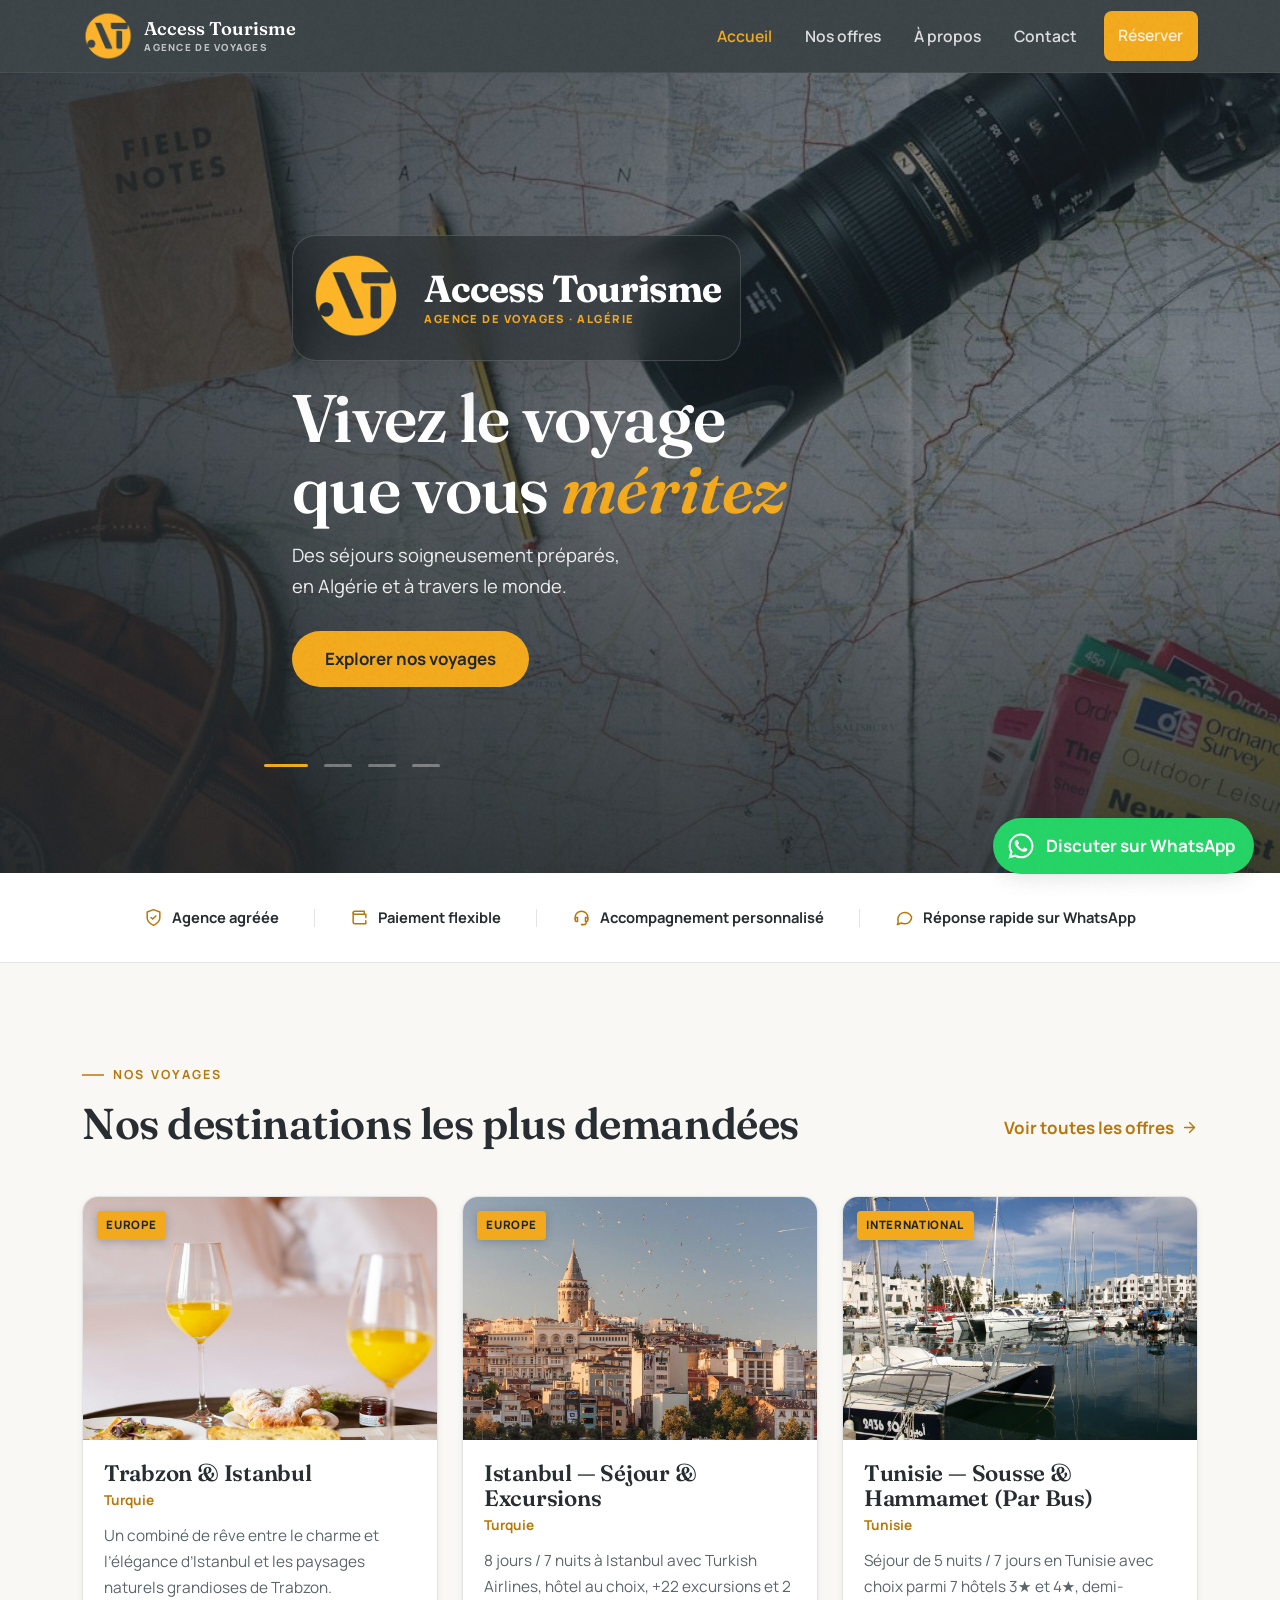
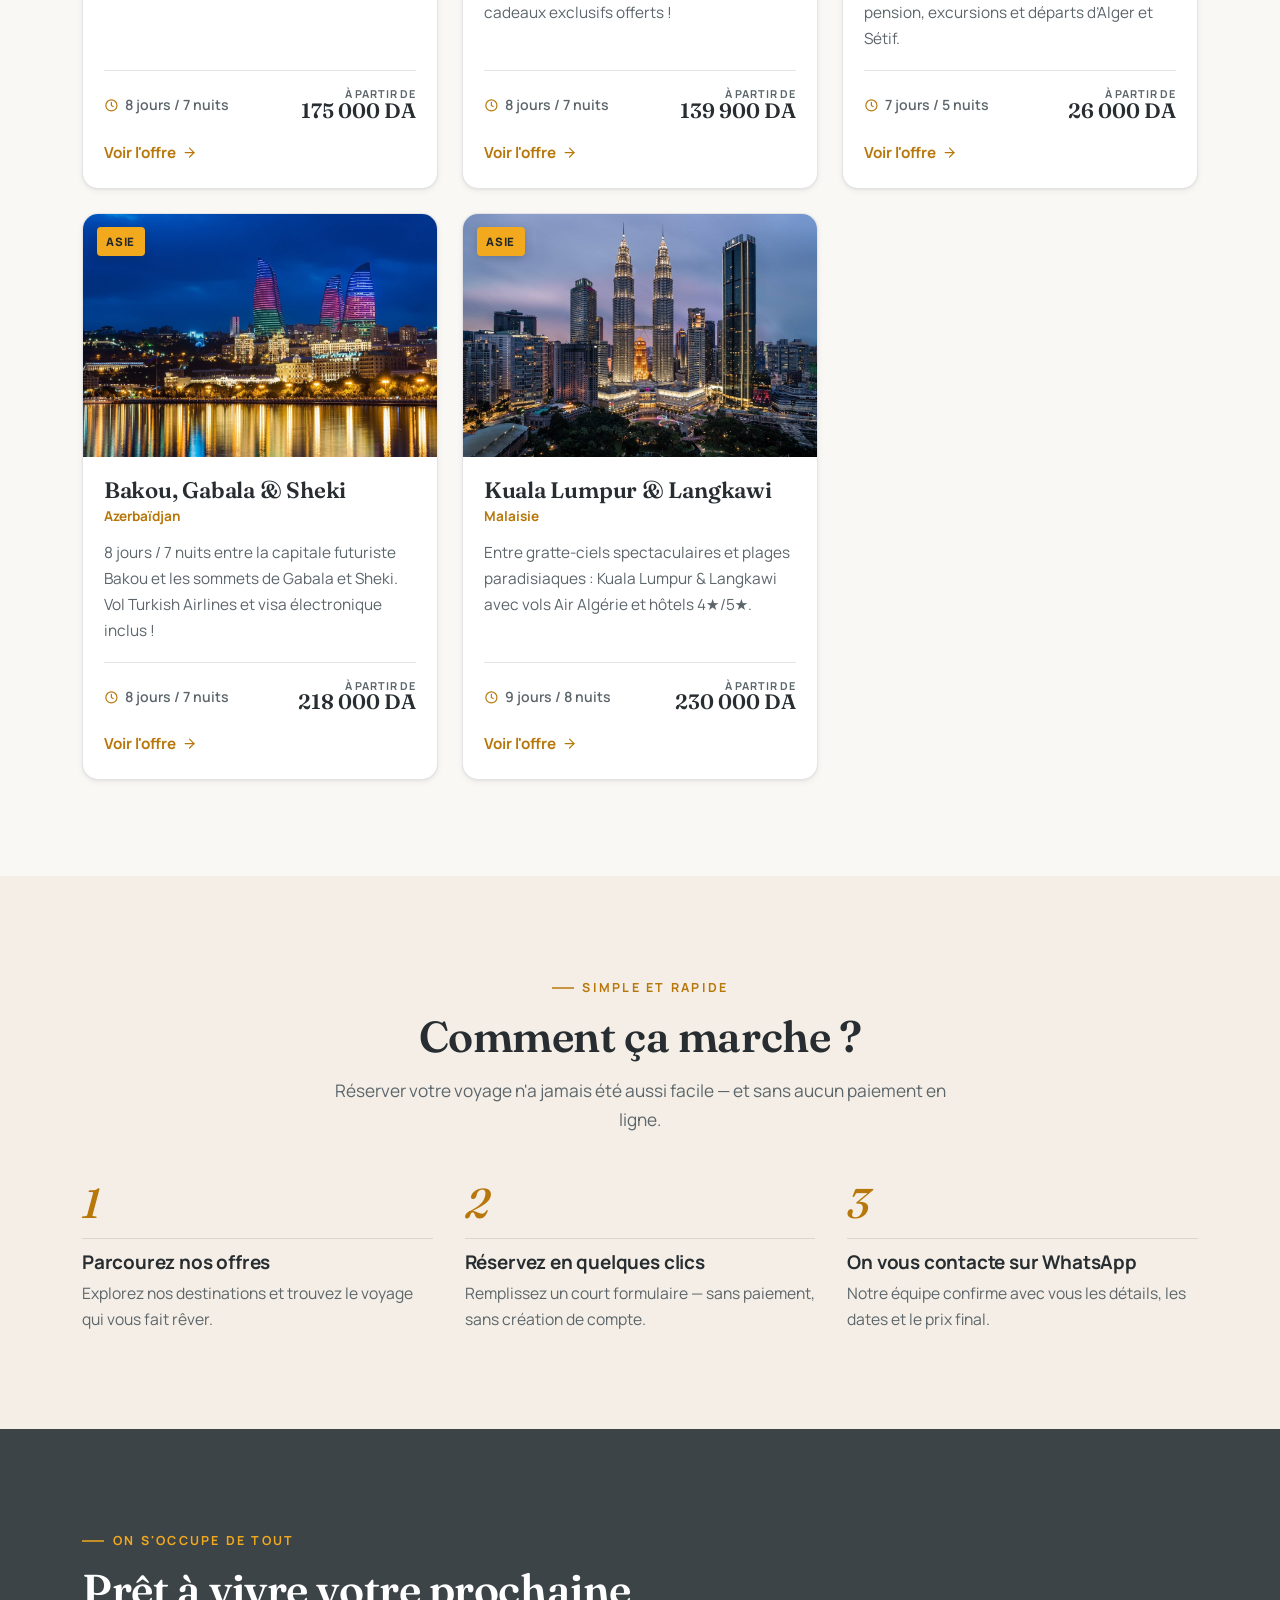
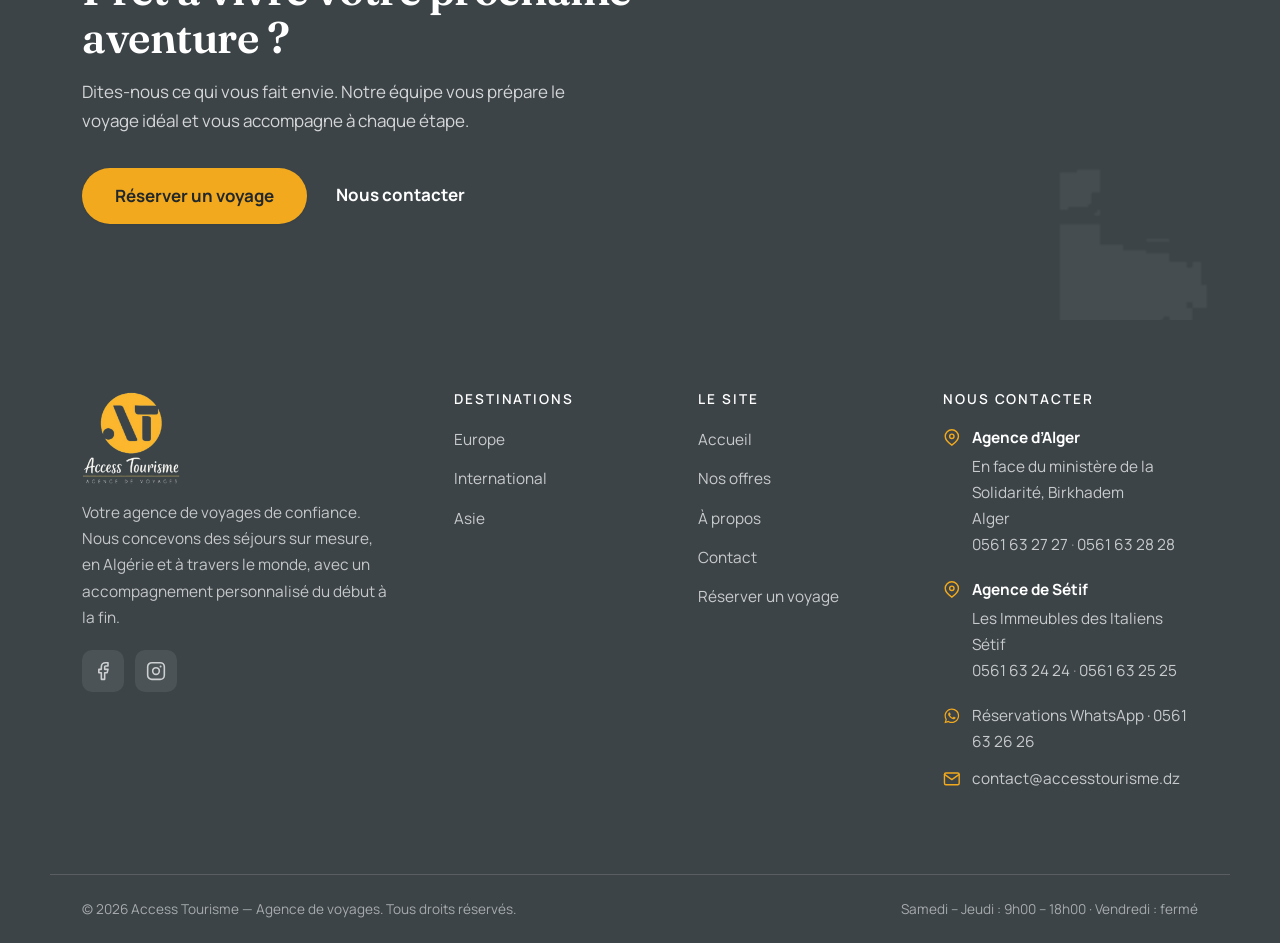
<file: index.html>
<!DOCTYPE html>
<html lang="fr">
<head>
  <meta charset="UTF-8">
  <meta name="viewport" content="width=device-width, initial-scale=1.0">
  <meta name="theme-color" content="#3C4448">
  <title>Access Tourisme — Agence de voyages | Le voyage que vous méritez</title>
  <meta name="description" content="Access Tourisme, votre agence de voyages en Algérie : Omra, séjours en Algérie, Turquie, Dubaï, Égypte, Europe et plus. Réservez facilement, nous confirmons tout sur WhatsApp.">

  <!-- Partage sur les réseaux sociaux -->
  <meta property="og:type" content="website">
  <meta property="og:title" content="Access Tourisme — Agence de voyages">
  <meta property="og:description" content="Des séjours soigneusement préparés, en Algérie et à travers le monde. Réservez en quelques clics, nous confirmons tout sur WhatsApp.">
  <meta property="og:image" content="assets/img/site/hero.jpg">
  <meta property="og:locale" content="fr_FR">

  <!-- Favicon (icône AT du logo) -->
  <link rel="icon" type="image/png" sizes="32x32" href="assets/img/site/favicon-32.png">
  <link rel="icon" type="image/png" sizes="192x192" href="assets/img/site/icon-192.png">
  <link rel="apple-touch-icon" href="assets/img/site/apple-touch-icon.png">

  <!-- Polices -->
  <link rel="preconnect" href="https://fonts.googleapis.com">
  <link rel="preconnect" href="https://fonts.gstatic.com" crossorigin>
  <link href="https://fonts.googleapis.com/css2?family=Fraunces:ital,opsz,wght@0,9..144,400;0,9..144,500;0,9..144,600;1,9..144,500&family=Manrope:wght@400;500;600;700;800&display=swap" rel="stylesheet">

  <!-- Bibliothèques tierces légères (carrousel + animations au défilement) -->
  <link rel="stylesheet" href="https://unpkg.com/swiper@11/swiper-bundle.min.css">
  <link rel="stylesheet" href="https://unpkg.com/aos@2.3.4/dist/aos.css">

  <link rel="stylesheet" href="assets/css/style.css?v=20260713c">
</head>
<body data-page="home">
  <a class="skip-link" href="#main">Aller au contenu</a>
  <header id="site-header"></header>

  <main id="main">

    <!-- ============ HÉRO (carrousel) ============ -->
    <section class="hero">
      <div class="hero-swiper swiper">
        <div class="swiper-wrapper">
          <div class="swiper-slide"><img src="assets/img/site/hero.jpg" alt="Préparatifs de voyage" fetchpriority="high"></div>
          <div class="swiper-slide"><img src="assets/img/destinations/antalya.jpg" alt="Antalya, Turquie" loading="lazy"></div>
          <div class="swiper-slide"><img src="assets/img/destinations/malaisie.jpg" alt="Kuala Lumpur, Malaisie" loading="lazy"></div>
          <div class="swiper-slide"><img src="assets/img/destinations/sharm-el-sheikh.jpg" alt="Sharm El Sheikh, Égypte" loading="lazy"></div>
        </div>
      </div>
      <div class="container hero__inner">
        <div class="hero__brand" aria-label="Access Tourisme, agence de voyages en Algérie">
          <img
            class="hero__brand-mark"
            src="assets/img/site/logo-symbol-hero-768.png"
            srcset="assets/img/site/logo-symbol-hero-256.png 256w, assets/img/site/logo-symbol-hero-768.png 768w, assets/img/site/logo-symbol-hero-1254.png 1254w"
            sizes="(max-width: 560px) 68px, 104px"
            alt=""
            width="104"
            height="104"
            decoding="async">
          <span class="hero__brand-copy">
            <span class="hero__brand-name">Access Tourisme</span>
            <span class="hero__brand-meta">Agence de voyages · Algérie</span>
          </span>
        </div>
        <h1>Vivez le voyage<br>que vous <em>méritez</em></h1>
        <p>Des séjours soigneusement préparés, en Algérie et à travers le monde.</p>
        <div class="hero__cta">
          <a href="offres.html" class="btn btn-gold btn-lg">Explorer nos voyages</a>
        </div>
        <div class="hero__dots swiper-pagination"></div>
      </div>
    </section>

    <!-- ============ BANDEAU CONFIANCE ============ -->
    <section class="trust">
      <div class="container trust__bar">
        <span class="trust__item">
          <svg viewBox="0 0 24 24" fill="none" stroke="currentColor" stroke-width="1.9" stroke-linecap="round" stroke-linejoin="round" aria-hidden="true"><path d="M12 22s8-4 8-10V5l-8-3-8 3v7c0 6 8 10 8 10z"/><polyline points="9 12 11 14 15 10"/></svg>
          Agence agréée
        </span>
        <span class="trust__divider" aria-hidden="true"></span>
        <span class="trust__item">
          <svg viewBox="0 0 24 24" fill="none" stroke="currentColor" stroke-width="1.9" stroke-linecap="round" stroke-linejoin="round" aria-hidden="true"><path d="M20 12V8H6a2 2 0 0 1 0-4h12v4"/><path d="M4 6v12a2 2 0 0 0 2 2h14v-4"/></svg>
          Paiement flexible
        </span>
        <span class="trust__divider" aria-hidden="true"></span>
        <span class="trust__item">
          <svg viewBox="0 0 24 24" fill="none" stroke="currentColor" stroke-width="1.9" stroke-linecap="round" stroke-linejoin="round" aria-hidden="true"><path d="M4 14v-2a8 8 0 0 1 16 0v2"/><path d="M20 15a2 2 0 0 1-2 2h-1v-5h1a2 2 0 0 1 2 2zM4 15a2 2 0 0 0 2 2h1v-5H6a2 2 0 0 0-2 2z"/><path d="M18 17v1a3 3 0 0 1-3 3h-3"/></svg>
          Accompagnement personnalisé
        </span>
        <span class="trust__divider" aria-hidden="true"></span>
        <span class="trust__item">
          <svg viewBox="0 0 24 24" fill="none" stroke="currentColor" stroke-width="1.9" stroke-linecap="round" stroke-linejoin="round" aria-hidden="true"><path d="M21 11.5a8.38 8.38 0 0 1-9 8.37 9 9 0 0 1-4-.93L3 21l1.06-3.18A8.5 8.5 0 1 1 21 11.5z"/></svg>
          Réponse rapide sur WhatsApp
        </span>
      </div>
    </section>

    <!-- ============ OFFRES POPULAIRES ============ -->
    <section class="section">
      <div class="container">
        <div class="section-head section-head--row" data-aos="fade-up">
          <div>
            <span class="eyebrow">Nos voyages</span>
            <h2 class="section-title">Nos destinations les plus demandées</h2>
          </div>
          <a href="offres.html" class="arrow-link">Voir toutes les offres
            <svg viewBox="0 0 24 24" fill="none" stroke="currentColor" stroke-width="1.9" stroke-linecap="round" stroke-linejoin="round" aria-hidden="true"><line x1="5" y1="12" x2="19" y2="12"/><polyline points="12 5 19 12 12 19"/></svg>
          </a>
        </div>
        <div class="offers-grid" id="featured-offers">
          <div class="offer-card skeleton-card" aria-hidden="true">
            <div class="offer-card__media skel"></div>
            <div class="offer-card__body">
              <div class="skeleton-line skeleton-line--title skel"></div>
              <div class="skeleton-line skeleton-line--sm skel"></div>
              <div class="skeleton-line skel"></div>
              <div class="skeleton-line skeleton-line--sm skel"></div>
            </div>
          </div>
          <div class="offer-card skeleton-card" aria-hidden="true">
            <div class="offer-card__media skel"></div>
            <div class="offer-card__body">
              <div class="skeleton-line skeleton-line--title skel"></div>
              <div class="skeleton-line skeleton-line--sm skel"></div>
              <div class="skeleton-line skel"></div>
              <div class="skeleton-line skeleton-line--sm skel"></div>
            </div>
          </div>
          <div class="offer-card skeleton-card" aria-hidden="true">
            <div class="offer-card__media skel"></div>
            <div class="offer-card__body">
              <div class="skeleton-line skeleton-line--title skel"></div>
              <div class="skeleton-line skeleton-line--sm skel"></div>
              <div class="skeleton-line skel"></div>
              <div class="skeleton-line skeleton-line--sm skel"></div>
            </div>
          </div>
        </div>
      </div>
    </section>

    <!-- ============ COMMENT ÇA MARCHE ============ -->
    <section class="section section--cream">
      <div class="container">
        <div class="section-head center" data-aos="fade-up">
          <span class="eyebrow">Simple et rapide</span>
          <h2 class="section-title">Comment ça marche ?</h2>
          <p>Réserver votre voyage n'a jamais été aussi facile — et sans aucun paiement en ligne.</p>
        </div>
        <div class="steps">
          <div class="step" data-aos="fade-up" data-aos-delay="0">
            <div class="step__num">1</div>
            <div class="step__body">
              <h3>Parcourez nos offres</h3>
              <p>Explorez nos destinations et trouvez le voyage qui vous fait rêver.</p>
            </div>
          </div>
          <div class="step" data-aos="fade-up" data-aos-delay="90">
            <div class="step__num">2</div>
            <div class="step__body">
              <h3>Réservez en quelques clics</h3>
              <p>Remplissez un court formulaire — sans paiement, sans création de compte.</p>
            </div>
          </div>
          <div class="step" data-aos="fade-up" data-aos-delay="180">
            <div class="step__num">3</div>
            <div class="step__body">
              <h3>On vous contacte sur WhatsApp</h3>
              <p>Notre équipe confirme avec vous les détails, les dates et le prix final.</p>
            </div>
          </div>
        </div>
      </div>
    </section>

    <!-- ============ APPEL À L'ACTION ============ -->
    <section class="section section--dark cta-band map-motif">
      <div class="container">
        <span class="eyebrow">On s'occupe de tout</span>
        <h2>Prêt à vivre votre prochaine aventure ?</h2>
        <p>Dites-nous ce qui vous fait envie. Notre équipe vous prépare le voyage idéal et vous accompagne à chaque étape.</p>
        <div class="cta-band__btns">
          <a href="reservation.html" class="btn btn-gold btn-lg">Réserver un voyage</a>
          <a href="contact.html" class="cta-link link-grow">Nous contacter</a>
        </div>
      </div>
    </section>

  </main>

  <footer id="site-footer" class="map-motif"></footer>

  <script src="assets/js/config.js?v=20260713c" defer></script>
  <script src="assets/js/offres-data.js?v=20260713c" defer></script>
  <script src="assets/js/site.js?v=20260713c" defer></script>
  <script src="https://unpkg.com/aos@2.3.4/dist/aos.js" defer></script>
  <script src="https://unpkg.com/swiper@11/swiper-bundle.min.js" defer></script>
  <script src="assets/js/motion.js" defer></script>
</body>
</html>
</file>
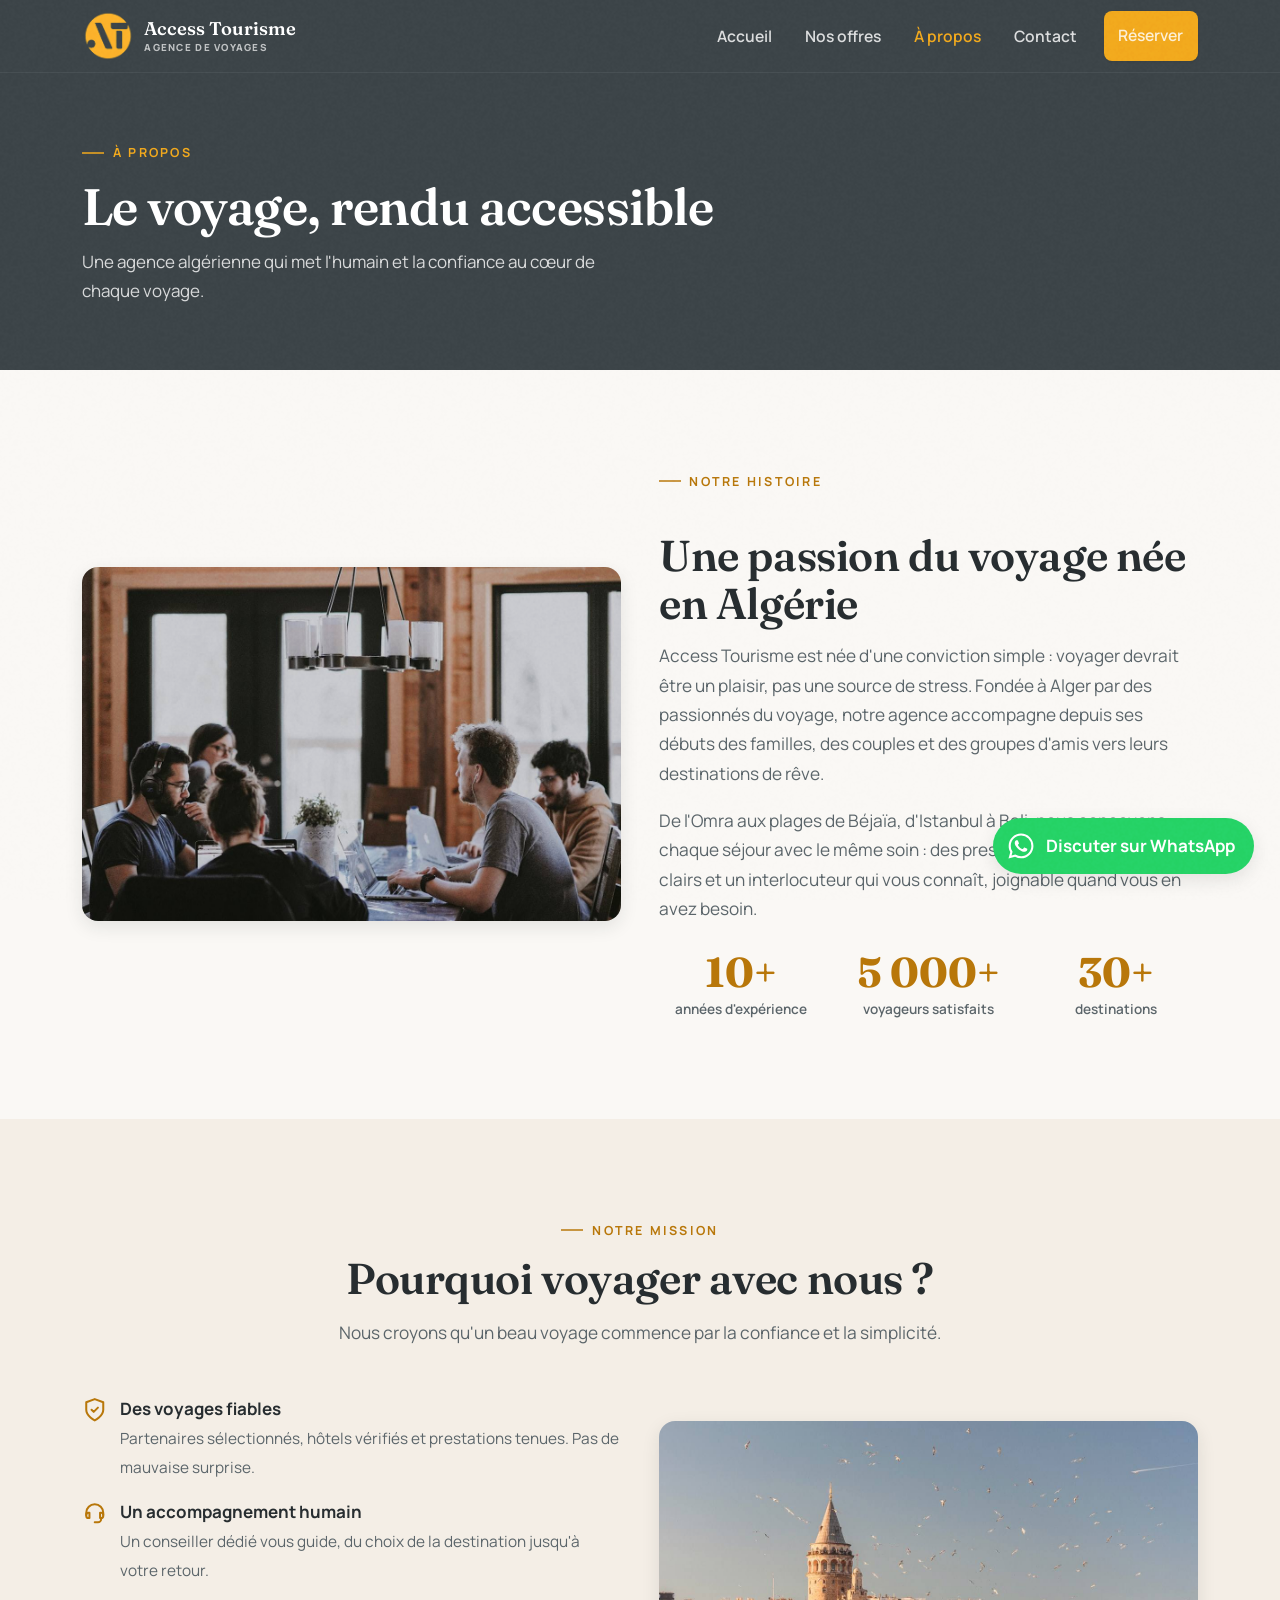
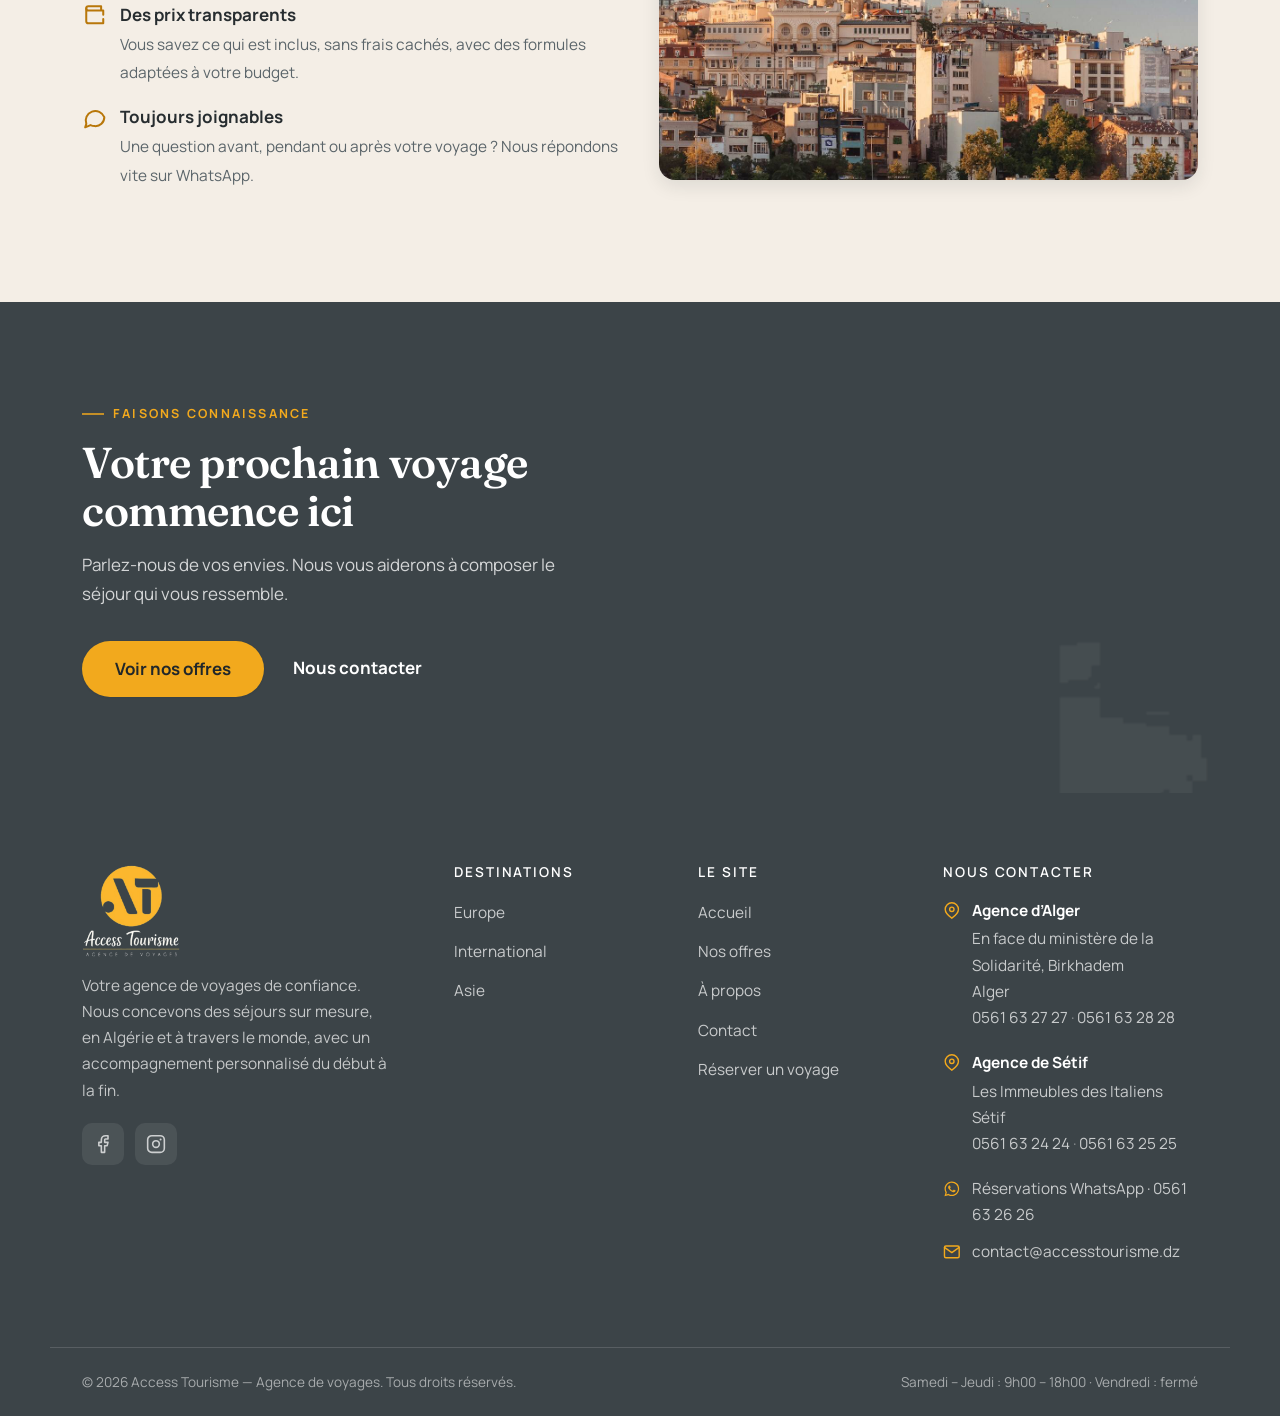
<file: apropos.html>
<!DOCTYPE html>
<html lang="fr">
<head>
  <meta charset="UTF-8">
  <meta name="viewport" content="width=device-width, initial-scale=1.0">
  <meta name="theme-color" content="#3C4448">
  <title>À propos — Access Tourisme</title>
  <meta name="description" content="Access Tourisme, agence de voyages algérienne dédiée à un voyage accessible et personnalisé. Découvrez notre histoire et nos valeurs.">

  <link rel="icon" type="image/png" sizes="32x32" href="assets/img/site/favicon-32.png">
  <link rel="icon" type="image/png" sizes="192x192" href="assets/img/site/icon-192.png">
  <link rel="apple-touch-icon" href="assets/img/site/apple-touch-icon.png">

  <link rel="preconnect" href="https://fonts.googleapis.com">
  <link rel="preconnect" href="https://fonts.gstatic.com" crossorigin>
  <link href="https://fonts.googleapis.com/css2?family=Fraunces:ital,opsz,wght@0,9..144,400;0,9..144,500;0,9..144,600;1,9..144,500&family=Manrope:wght@400;500;600;700;800&display=swap" rel="stylesheet">

  <link rel="stylesheet" href="https://unpkg.com/aos@2.3.4/dist/aos.css">

  <link rel="stylesheet" href="assets/css/style.css?v=20260713c">
</head>
<body data-page="apropos">
  <a class="skip-link" href="#main">Aller au contenu</a>
  <header id="site-header"></header>

  <main id="main">
    <section class="page-hero map-motif">
      <div class="container">
        <span class="eyebrow">À propos</span>
        <h1>Le voyage, rendu accessible</h1>
        <p>Une agence algérienne qui met l'humain et la confiance au cœur de chaque voyage.</p>
      </div>
    </section>

    <!-- Histoire -->
    <section class="section">
      <div class="container">
        <div class="split">
          <img src="assets/img/site/about.jpg" alt="L'équipe d'Access Tourisme au travail" data-aos="fade-right">
          <div class="prose" data-aos="fade-left">
            <span class="eyebrow">Notre histoire</span>
            <h2 class="section-title">Une passion du voyage née en Algérie</h2>
            <p>Access Tourisme est née d'une conviction simple : voyager devrait être un plaisir, pas une source de stress. Fondée à Alger par des passionnés du voyage, notre agence accompagne depuis ses débuts des familles, des couples et des groupes d'amis vers leurs destinations de rêve.</p>
            <p>De l'Omra aux plages de Béjaïa, d'Istanbul à Bali, nous concevons chaque séjour avec le même soin : des prestations fiables, des prix clairs et un interlocuteur qui vous connaît, joignable quand vous en avez besoin.</p>
            <div class="stats">
              <div class="stat"><b>10+</b><span>années d'expérience</span></div>
              <div class="stat"><b>5 000+</b><span>voyageurs satisfaits</span></div>
              <div class="stat"><b>30+</b><span>destinations</span></div>
            </div>
          </div>
        </div>
      </div>
    </section>

    <!-- Mission -->
    <section class="section section--cream">
      <div class="container">
        <div class="section-head center" data-aos="fade-up">
          <span class="eyebrow">Notre mission</span>
          <h2 class="section-title">Pourquoi voyager avec nous ?</h2>
          <p>Nous croyons qu'un beau voyage commence par la confiance et la simplicité.</p>
        </div>
        <div class="split split--reverse">
          <img src="assets/img/destinations/istanbul.jpg" alt="Voyage organisé par Access Tourisme" loading="lazy" data-aos="fade-right">
          <ul class="value-list" data-aos="fade-left">
            <li>
              <svg viewBox="0 0 24 24" fill="none" stroke="currentColor" stroke-width="1.9" stroke-linecap="round" stroke-linejoin="round" aria-hidden="true"><path d="M12 22s8-4 8-10V5l-8-3-8 3v7c0 6 8 10 8 10z"/><polyline points="9 12 11 14 15 10"/></svg>
              <div><b>Des voyages fiables</b><span>Partenaires sélectionnés, hôtels vérifiés et prestations tenues. Pas de mauvaise surprise.</span></div>
            </li>
            <li>
              <svg viewBox="0 0 24 24" fill="none" stroke="currentColor" stroke-width="1.9" stroke-linecap="round" stroke-linejoin="round" aria-hidden="true"><path d="M4 14v-2a8 8 0 0 1 16 0v2"/><path d="M20 15a2 2 0 0 1-2 2h-1v-5h1a2 2 0 0 1 2 2zM4 15a2 2 0 0 0 2 2h1v-5H6a2 2 0 0 0-2 2z"/><path d="M18 17v1a3 3 0 0 1-3 3h-3"/></svg>
              <div><b>Un accompagnement humain</b><span>Un conseiller dédié vous guide, du choix de la destination jusqu'à votre retour.</span></div>
            </li>
            <li>
              <svg viewBox="0 0 24 24" fill="none" stroke="currentColor" stroke-width="1.9" stroke-linecap="round" stroke-linejoin="round" aria-hidden="true"><path d="M20 12V8H6a2 2 0 0 1 0-4h12v4"/><path d="M4 6v12a2 2 0 0 0 2 2h14v-4"/></svg>
              <div><b>Des prix transparents</b><span>Vous savez ce qui est inclus, sans frais cachés, avec des formules adaptées à votre budget.</span></div>
            </li>
            <li>
              <svg viewBox="0 0 24 24" fill="none" stroke="currentColor" stroke-width="1.9" stroke-linecap="round" stroke-linejoin="round" aria-hidden="true"><path d="M21 11.5a8.38 8.38 0 0 1-9 8.37 9 9 0 0 1-4-.93L3 21l1.06-3.18A8.5 8.5 0 1 1 21 11.5z"/></svg>
              <div><b>Toujours joignables</b><span>Une question avant, pendant ou après votre voyage ? Nous répondons vite sur WhatsApp.</span></div>
            </li>
          </ul>
        </div>
      </div>
    </section>

    <section class="section section--dark cta-band map-motif">
      <div class="container">
        <span class="eyebrow">Faisons connaissance</span>
        <h2>Votre prochain voyage commence ici</h2>
        <p>Parlez-nous de vos envies. Nous vous aiderons à composer le séjour qui vous ressemble.</p>
        <div class="cta-band__btns">
          <a href="offres.html" class="btn btn-gold btn-lg">Voir nos offres</a>
          <a href="contact.html" class="cta-link link-grow">Nous contacter</a>
        </div>
      </div>
    </section>
  </main>

  <footer id="site-footer" class="map-motif"></footer>

  <script src="assets/js/config.js?v=20260713c" defer></script>
  <script src="assets/js/offres-data.js?v=20260713c" defer></script>
  <script src="assets/js/site.js?v=20260713c" defer></script>
  <script src="https://unpkg.com/aos@2.3.4/dist/aos.js" defer></script>
  <script src="assets/js/motion.js" defer></script>
</body>
</html>
</file>
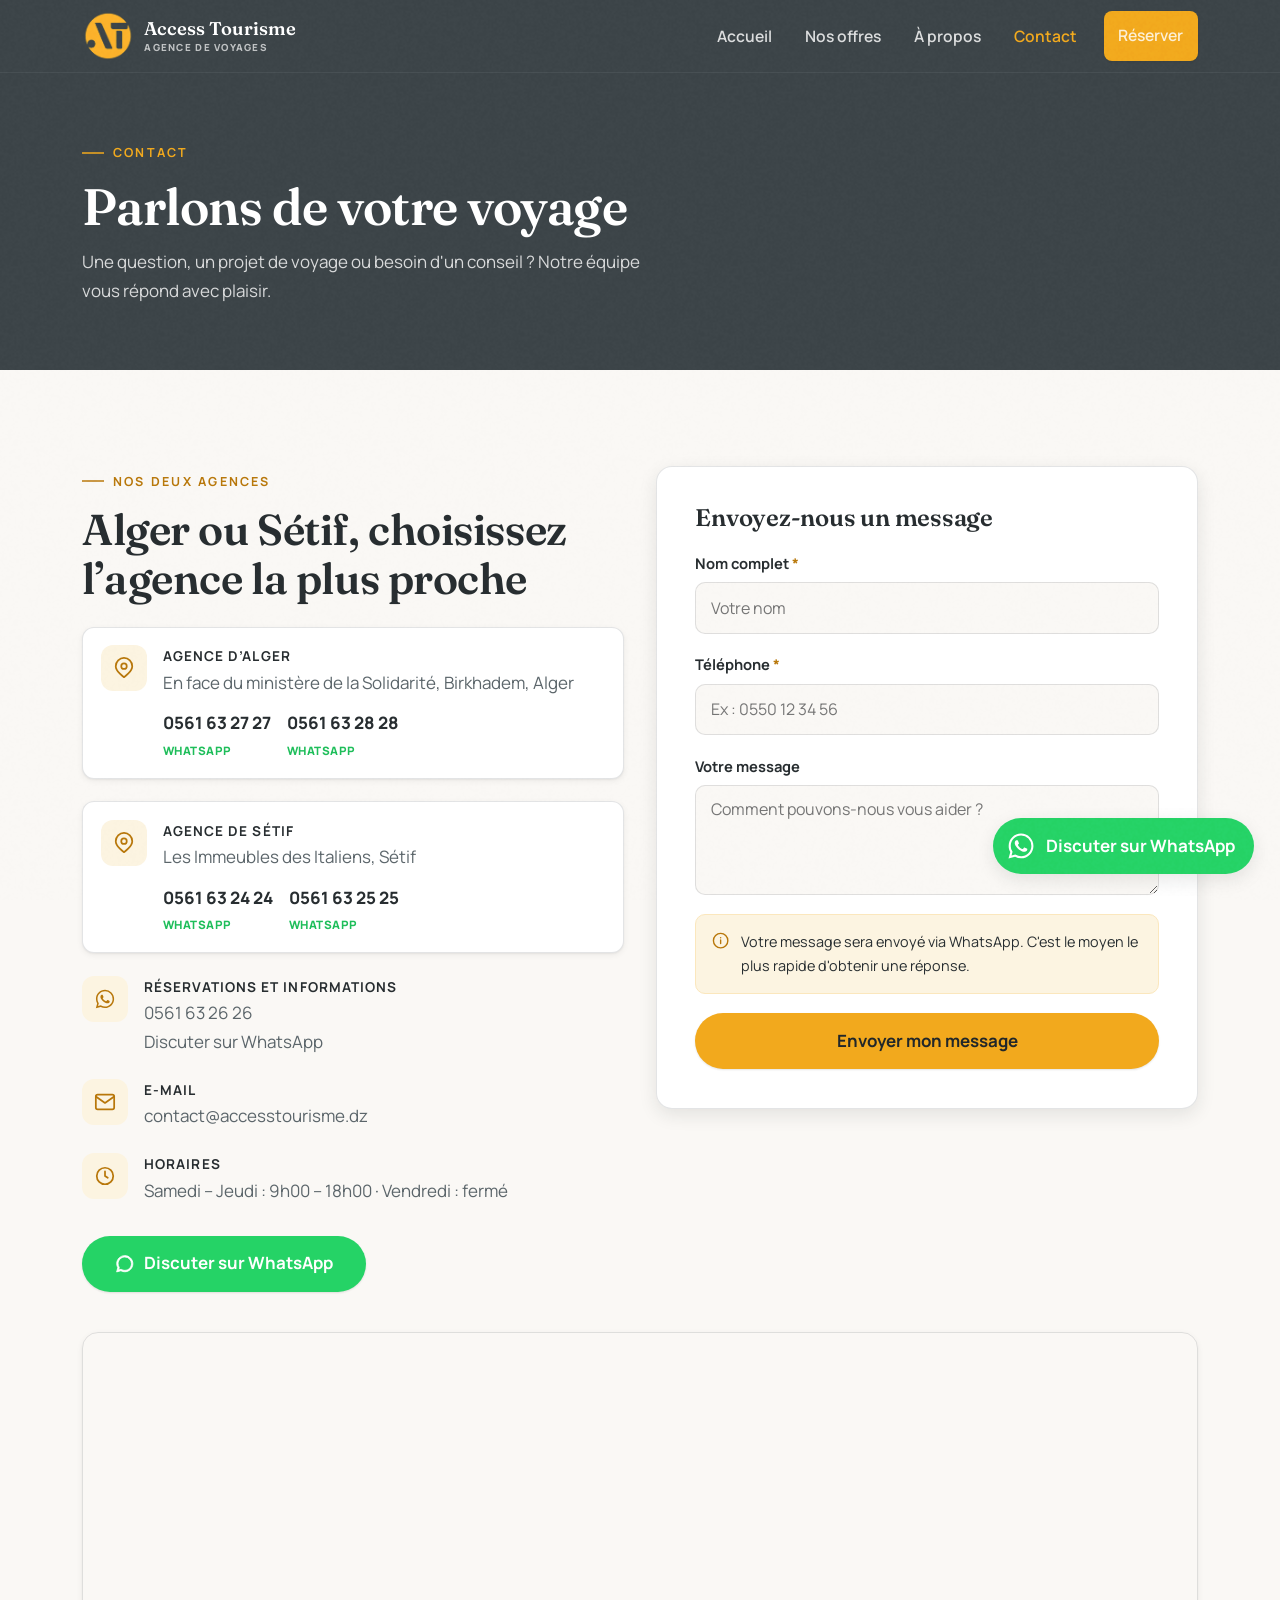
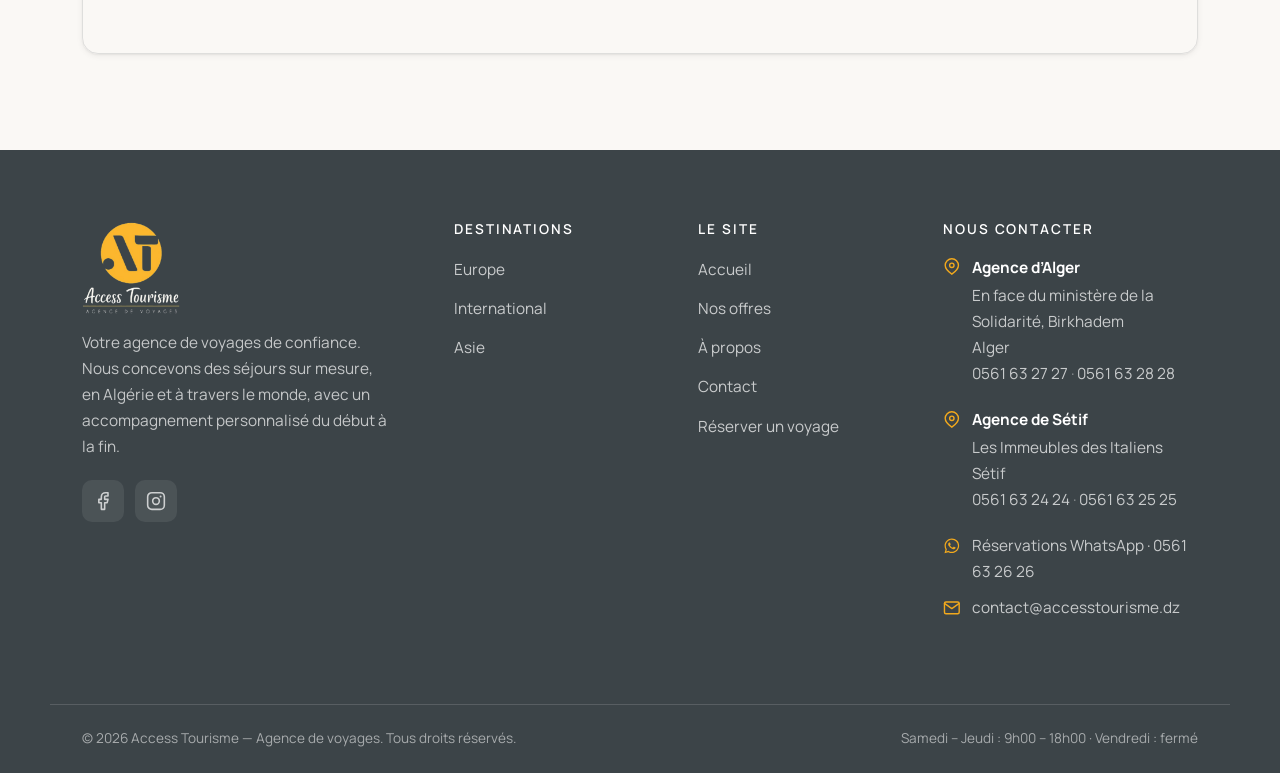
<file: contact.html>
<!DOCTYPE html>
<html lang="fr">
<head>
  <meta charset="UTF-8">
  <meta name="viewport" content="width=device-width, initial-scale=1.0">
  <meta name="theme-color" content="#3C4448">
  <title>Contact — Access Tourisme</title>
  <meta name="description" content="Contactez Access Tourisme dans nos agences d’Alger-Birkhadem et de Sétif : adresses, téléphones et WhatsApp.">

  <link rel="icon" type="image/png" sizes="32x32" href="assets/img/site/favicon-32.png">
  <link rel="icon" type="image/png" sizes="192x192" href="assets/img/site/icon-192.png">
  <link rel="apple-touch-icon" href="assets/img/site/apple-touch-icon.png">

  <link rel="preconnect" href="https://fonts.googleapis.com">
  <link rel="preconnect" href="https://fonts.gstatic.com" crossorigin>
  <link href="https://fonts.googleapis.com/css2?family=Fraunces:ital,opsz,wght@0,9..144,400;0,9..144,500;0,9..144,600;1,9..144,500&family=Manrope:wght@400;500;600;700;800&display=swap" rel="stylesheet">

  <link rel="stylesheet" href="https://unpkg.com/aos@2.3.4/dist/aos.css">

  <link rel="stylesheet" href="assets/css/style.css?v=20260713c">
</head>
<body data-page="contact">
  <a class="skip-link" href="#main">Aller au contenu</a>
  <header id="site-header"></header>

  <main id="main">
    <section class="page-hero map-motif">
      <div class="container">
        <span class="eyebrow">Contact</span>
        <h1>Parlons de votre voyage</h1>
        <p>Une question, un projet de voyage ou besoin d'un conseil ? Notre équipe vous répond avec plaisir.</p>
      </div>
    </section>

    <section class="section">
      <div class="container">
        <div class="contact-grid">

          <!-- Coordonnées -->
          <div data-aos="fade-right">
            <span class="eyebrow">Nos deux agences</span>
            <h2 class="section-title" style="margin-bottom:1.5rem">Alger ou Sétif, choisissez l’agence la plus proche</h2>
            <ul class="contact-info" id="contact-info"></ul>
            <a class="btn btn-wa btn-lg" id="contact-wa" href="#" target="_blank" rel="noopener" style="margin-top:.5rem">
              <svg viewBox="0 0 24 24" width="20" height="20" fill="none" stroke="currentColor" aria-hidden="true"><path fill="currentColor" d="M19.05 4.91A9.82 9.82 0 0 0 12.04 2C6.58 2 2.13 6.45 2.13 11.91c0 1.75.46 3.45 1.32 4.95L2 22l5.25-1.38a9.9 9.9 0 0 0 4.79 1.22h.01c5.46 0 9.91-4.45 9.91-9.91 0-2.65-1.03-5.14-2.91-7.02zM12.05 20.15h-.01a8.23 8.23 0 0 1-4.19-1.15l-.3-.18-3.12.82.83-3.04-.2-.31a8.2 8.2 0 0 1-1.26-4.38c0-4.54 3.7-8.24 8.25-8.24a8.2 8.2 0 0 1 5.83 2.42 8.18 8.18 0 0 1 2.41 5.83c0 4.54-3.7 8.24-8.24 8.24z"/></svg>
              Discuter sur WhatsApp
            </a>
          </div>

          <!-- Formulaire de contact -->
          <div id="form-area" data-aos="fade-left">
            <form class="form-card" id="contact-form">
              <h2 style="font-family:'Fraunces',serif;font-size:1.5rem;margin-bottom:1.2rem">Envoyez-nous un message</h2>
              <div class="form-grid">
                <div class="field field--full">
                  <label for="nom">Nom complet <span class="req">*</span></label>
                  <input type="text" id="nom" name="nom" autocomplete="name" placeholder="Votre nom" required>
                </div>
                <div class="field field--full">
                  <label for="telephone">Téléphone <span class="req">*</span></label>
                  <input type="tel" id="telephone" name="telephone" autocomplete="tel" placeholder="Ex : 0550 12 34 56" required>
                </div>
                <div class="field field--full">
                  <label for="message">Votre message</label>
                  <textarea id="message" name="message" placeholder="Comment pouvons-nous vous aider ?"></textarea>
                </div>
              </div>
              <div class="form-note" style="margin:1.2rem 0">
                <svg viewBox="0 0 24 24" fill="none" stroke="currentColor" stroke-width="1.9" stroke-linecap="round" stroke-linejoin="round" aria-hidden="true"><circle cx="12" cy="12" r="10"/><line x1="12" y1="11" x2="12" y2="16"/><circle cx="12" cy="8" r="1" fill="currentColor" stroke="none"/></svg>
                <span>Votre message sera envoyé via WhatsApp. C'est le moyen le plus rapide d'obtenir une réponse.</span>
              </div>
              <button type="submit" class="btn btn-gold btn-block btn-lg">Envoyer mon message</button>
            </form>
          </div>

        </div>

        <!-- Carte -->
        <div class="map-embed" id="contact-map" style="margin-top:2.5rem" data-aos="fade-up"></div>
      </div>
    </section>
  </main>

  <footer id="site-footer" class="map-motif"></footer>

  <script src="assets/js/config.js?v=20260713c" defer></script>
  <script src="assets/js/offres-data.js?v=20260713c" defer></script>
  <script src="assets/js/site.js?v=20260713c" defer></script>
  <script src="https://unpkg.com/aos@2.3.4/dist/aos.js" defer></script>
  <script src="assets/js/motion.js" defer></script>
</body>
</html>
</file>
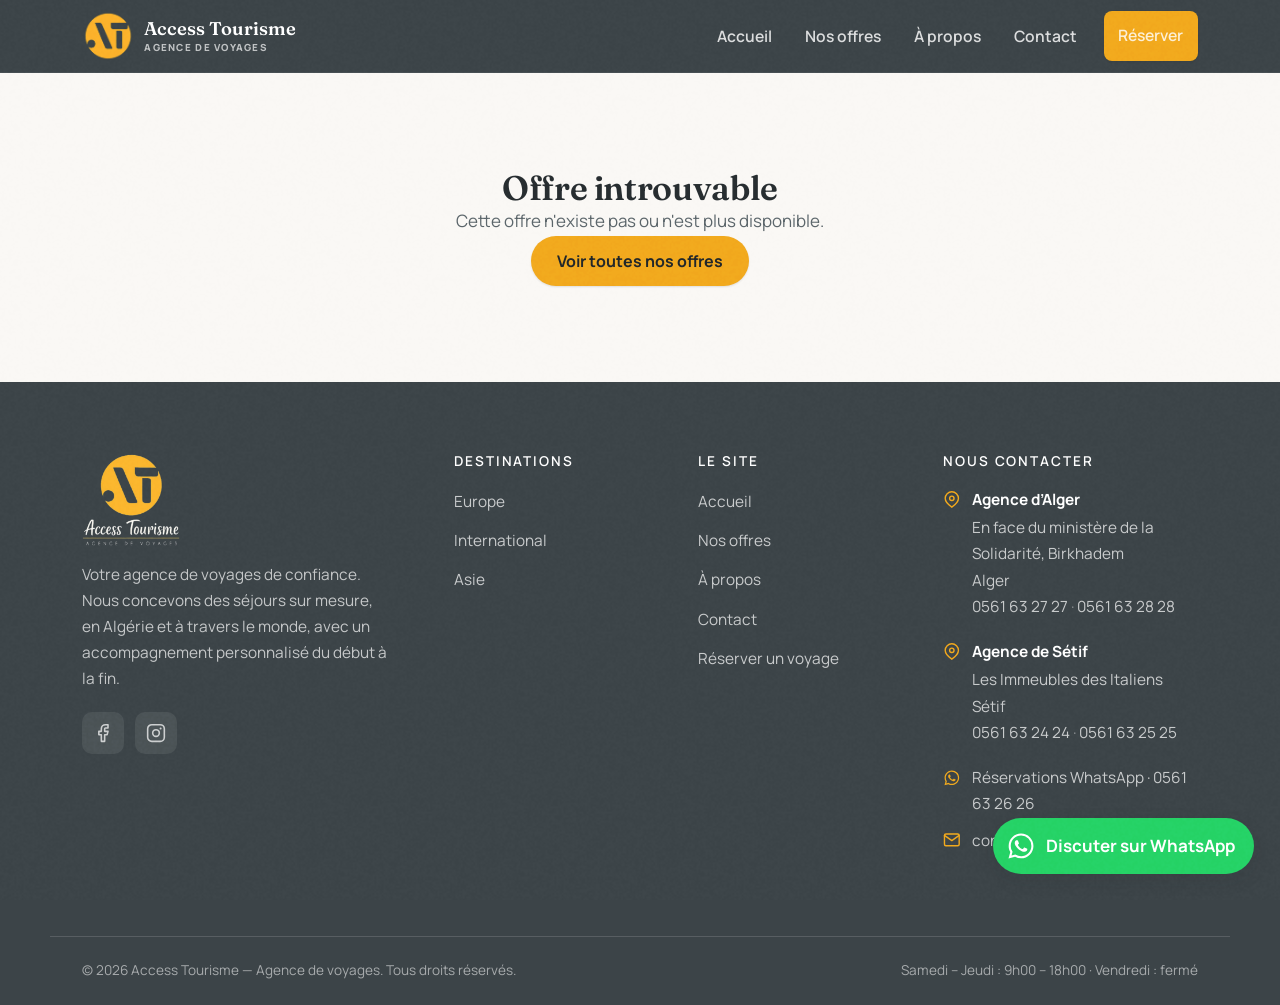
<file: offre.html>
<!DOCTYPE html>
<html lang="fr">
<head>
  <meta charset="UTF-8">
  <meta name="viewport" content="width=device-width, initial-scale=1.0">
  <meta name="theme-color" content="#3C4448">
  <title>Détail de l'offre — Access Tourisme</title>
  <meta name="description" content="Découvrez le détail de ce voyage : programme, prix, ce qui est inclus et informations pratiques. Réservez en quelques clics avec Access Tourisme.">

  <link rel="icon" type="image/png" sizes="32x32" href="assets/img/site/favicon-32.png">
  <link rel="icon" type="image/png" sizes="192x192" href="assets/img/site/icon-192.png">
  <link rel="apple-touch-icon" href="assets/img/site/apple-touch-icon.png">

  <link rel="preconnect" href="https://fonts.googleapis.com">
  <link rel="preconnect" href="https://fonts.gstatic.com" crossorigin>
  <link href="https://fonts.googleapis.com/css2?family=Fraunces:ital,opsz,wght@0,9..144,400;0,9..144,500;0,9..144,600;1,9..144,500&family=Manrope:wght@400;500;600;700;800&display=swap" rel="stylesheet">

  <link rel="stylesheet" href="https://unpkg.com/aos@2.3.4/dist/aos.css">

  <link rel="stylesheet" href="assets/css/style.css?v=20260713c">
</head>
<body data-page="offre">
  <a class="skip-link" href="#main">Aller au contenu</a>
  <header id="site-header"></header>

  <main id="main">
    <div id="offer-detail" aria-busy="true">
      <div class="offer-hero skeleton-hero skel"></div>
      <div class="container section">
        <div class="offer-layout">
          <div class="offer-main">
            <div class="skeleton-title skel"></div>
            <div class="skeleton-text w-100 skel"></div>
            <div class="skeleton-text w-90 skel"></div>
            <div class="skeleton-text w-70 skel"></div>
          </div>
          <aside class="offer-aside">
            <div class="skeleton-price-card">
              <div class="skeleton-text w-50 skel" style="height:2.1rem"></div>
              <div class="skeleton-text w-90 skel" style="margin-top:1.3rem"></div>
              <div class="skeleton-text w-70 skel"></div>
              <div class="skeleton-text w-90 skel"></div>
            </div>
          </aside>
        </div>
      </div>
    </div>
  </main>

  <footer id="site-footer" class="map-motif"></footer>

  <script src="assets/js/config.js?v=20260713c" defer></script>
  <script src="assets/js/offres-data.js?v=20260713c" defer></script>
  <script src="assets/js/site.js?v=20260713c" defer></script>
  <script src="https://unpkg.com/aos@2.3.4/dist/aos.js" defer></script>
  <script src="assets/js/motion.js" defer></script>
</body>
</html>
</file>
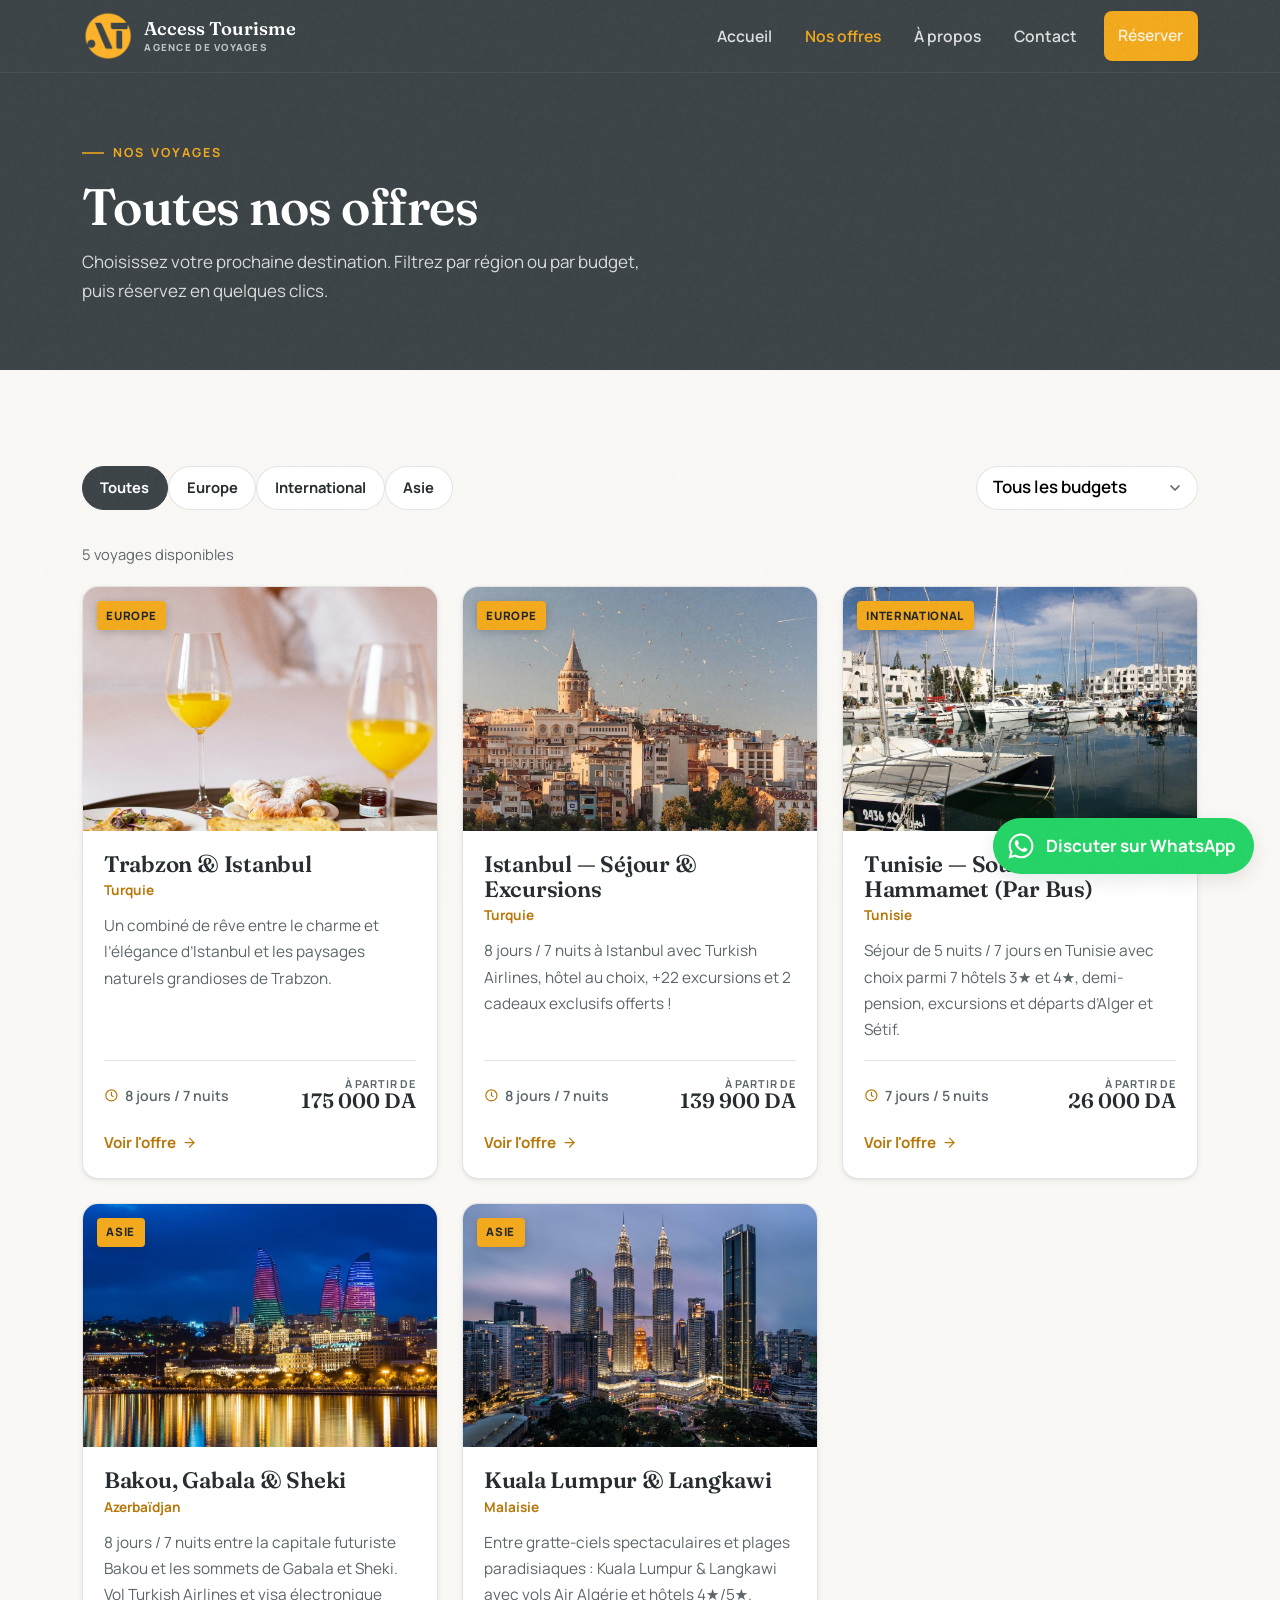
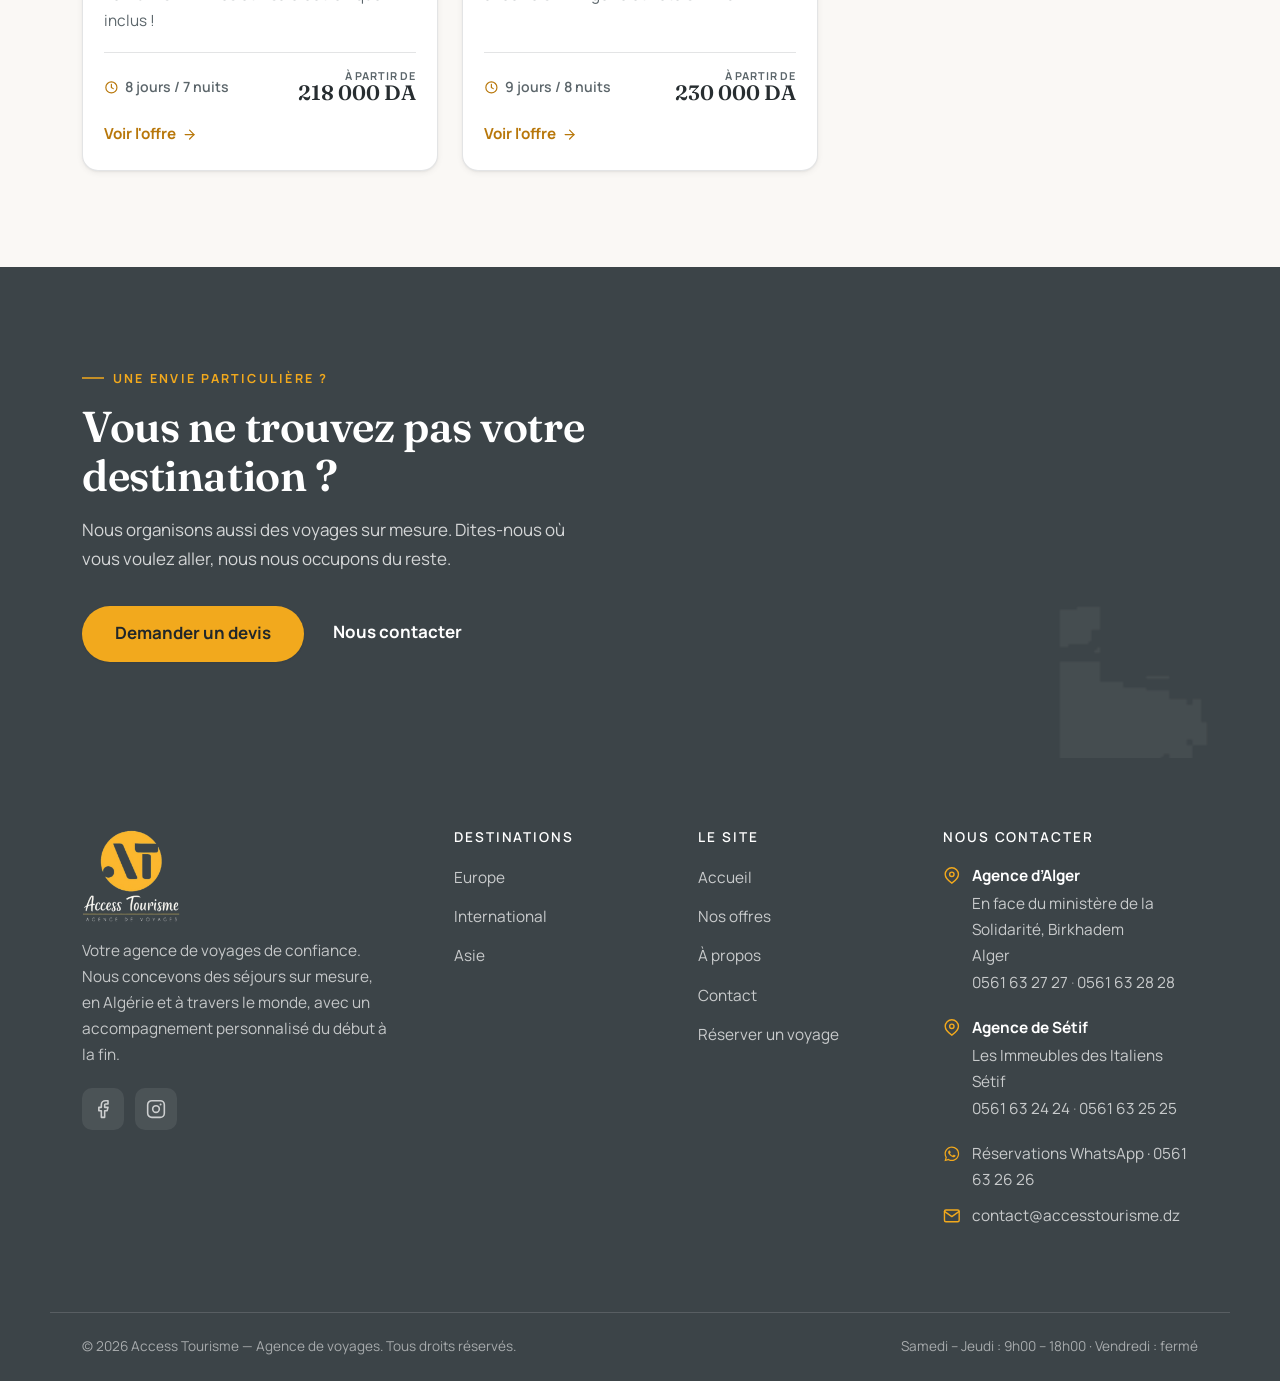
<file: offres.html>
<!DOCTYPE html>
<html lang="fr">
<head>
  <meta charset="UTF-8">
  <meta name="viewport" content="width=device-width, initial-scale=1.0">
  <meta name="theme-color" content="#3C4448">
  <title>Nos offres de voyage — Access Tourisme</title>
  <meta name="description" content="Découvrez toutes nos offres de voyage : Omra, séjours en Algérie, Turquie, Dubaï, Égypte, Europe, Asie. Filtrez par destination et budget.">

  <link rel="icon" type="image/png" sizes="32x32" href="assets/img/site/favicon-32.png">
  <link rel="icon" type="image/png" sizes="192x192" href="assets/img/site/icon-192.png">
  <link rel="apple-touch-icon" href="assets/img/site/apple-touch-icon.png">

  <link rel="preconnect" href="https://fonts.googleapis.com">
  <link rel="preconnect" href="https://fonts.gstatic.com" crossorigin>
  <link href="https://fonts.googleapis.com/css2?family=Fraunces:ital,opsz,wght@0,9..144,400;0,9..144,500;0,9..144,600;1,9..144,500&family=Manrope:wght@400;500;600;700;800&display=swap" rel="stylesheet">

  <link rel="stylesheet" href="https://unpkg.com/aos@2.3.4/dist/aos.css">

  <link rel="stylesheet" href="assets/css/style.css?v=20260713c">
</head>
<body data-page="offres">
  <a class="skip-link" href="#main">Aller au contenu</a>
  <header id="site-header"></header>

  <main id="main">
    <section class="page-hero map-motif">
      <div class="container">
        <span class="eyebrow">Nos voyages</span>
        <h1>Toutes nos offres</h1>
        <p>Choisissez votre prochaine destination. Filtrez par région ou par budget, puis réservez en quelques clics.</p>
      </div>
    </section>

    <section class="section">
      <div class="container">
        <div class="filters" data-aos="fade-up">
          <div id="offer-filters" role="group" aria-label="Filtrer par destination"></div>
          <div class="filters__budget">
            <select id="budget-filter" aria-label="Filtrer par budget">
              <option value="all">Tous les budgets</option>
              <option value="low">Moins de 80 000 DA</option>
              <option value="mid">80 000 – 200 000 DA</option>
              <option value="high">Plus de 200 000 DA</option>
            </select>
          </div>
        </div>
        <p class="results-count" id="results-count" aria-live="polite"></p>
        <div class="offers-grid" id="offers-list">
          <div class="offer-card skeleton-card" aria-hidden="true">
            <div class="offer-card__media skel"></div>
            <div class="offer-card__body">
              <div class="skeleton-line skeleton-line--title skel"></div>
              <div class="skeleton-line skeleton-line--sm skel"></div>
              <div class="skeleton-line skel"></div>
              <div class="skeleton-line skeleton-line--sm skel"></div>
            </div>
          </div>
          <div class="offer-card skeleton-card" aria-hidden="true">
            <div class="offer-card__media skel"></div>
            <div class="offer-card__body">
              <div class="skeleton-line skeleton-line--title skel"></div>
              <div class="skeleton-line skeleton-line--sm skel"></div>
              <div class="skeleton-line skel"></div>
              <div class="skeleton-line skeleton-line--sm skel"></div>
            </div>
          </div>
          <div class="offer-card skeleton-card" aria-hidden="true">
            <div class="offer-card__media skel"></div>
            <div class="offer-card__body">
              <div class="skeleton-line skeleton-line--title skel"></div>
              <div class="skeleton-line skeleton-line--sm skel"></div>
              <div class="skeleton-line skel"></div>
              <div class="skeleton-line skeleton-line--sm skel"></div>
            </div>
          </div>
          <div class="offer-card skeleton-card" aria-hidden="true">
            <div class="offer-card__media skel"></div>
            <div class="offer-card__body">
              <div class="skeleton-line skeleton-line--title skel"></div>
              <div class="skeleton-line skeleton-line--sm skel"></div>
              <div class="skeleton-line skel"></div>
              <div class="skeleton-line skeleton-line--sm skel"></div>
            </div>
          </div>
          <div class="offer-card skeleton-card" aria-hidden="true">
            <div class="offer-card__media skel"></div>
            <div class="offer-card__body">
              <div class="skeleton-line skeleton-line--title skel"></div>
              <div class="skeleton-line skeleton-line--sm skel"></div>
              <div class="skeleton-line skel"></div>
              <div class="skeleton-line skeleton-line--sm skel"></div>
            </div>
          </div>
          <div class="offer-card skeleton-card" aria-hidden="true">
            <div class="offer-card__media skel"></div>
            <div class="offer-card__body">
              <div class="skeleton-line skeleton-line--title skel"></div>
              <div class="skeleton-line skeleton-line--sm skel"></div>
              <div class="skeleton-line skel"></div>
              <div class="skeleton-line skeleton-line--sm skel"></div>
            </div>
          </div>
        </div>
      </div>
    </section>

    <section class="section section--dark cta-band map-motif">
      <div class="container">
        <span class="eyebrow">Une envie particulière ?</span>
        <h2>Vous ne trouvez pas votre destination ?</h2>
        <p>Nous organisons aussi des voyages sur mesure. Dites-nous où vous voulez aller, nous nous occupons du reste.</p>
        <div class="cta-band__btns">
          <a href="reservation.html" class="btn btn-gold btn-lg">Demander un devis</a>
          <a href="contact.html" class="cta-link link-grow">Nous contacter</a>
        </div>
      </div>
    </section>
  </main>

  <footer id="site-footer" class="map-motif"></footer>

  <script src="assets/js/config.js?v=20260713c" defer></script>
  <script src="assets/js/offres-data.js?v=20260713c" defer></script>
  <script src="assets/js/site.js?v=20260713c" defer></script>
  <script src="https://unpkg.com/aos@2.3.4/dist/aos.js" defer></script>
  <script src="assets/js/motion.js" defer></script>
</body>
</html>
</file>
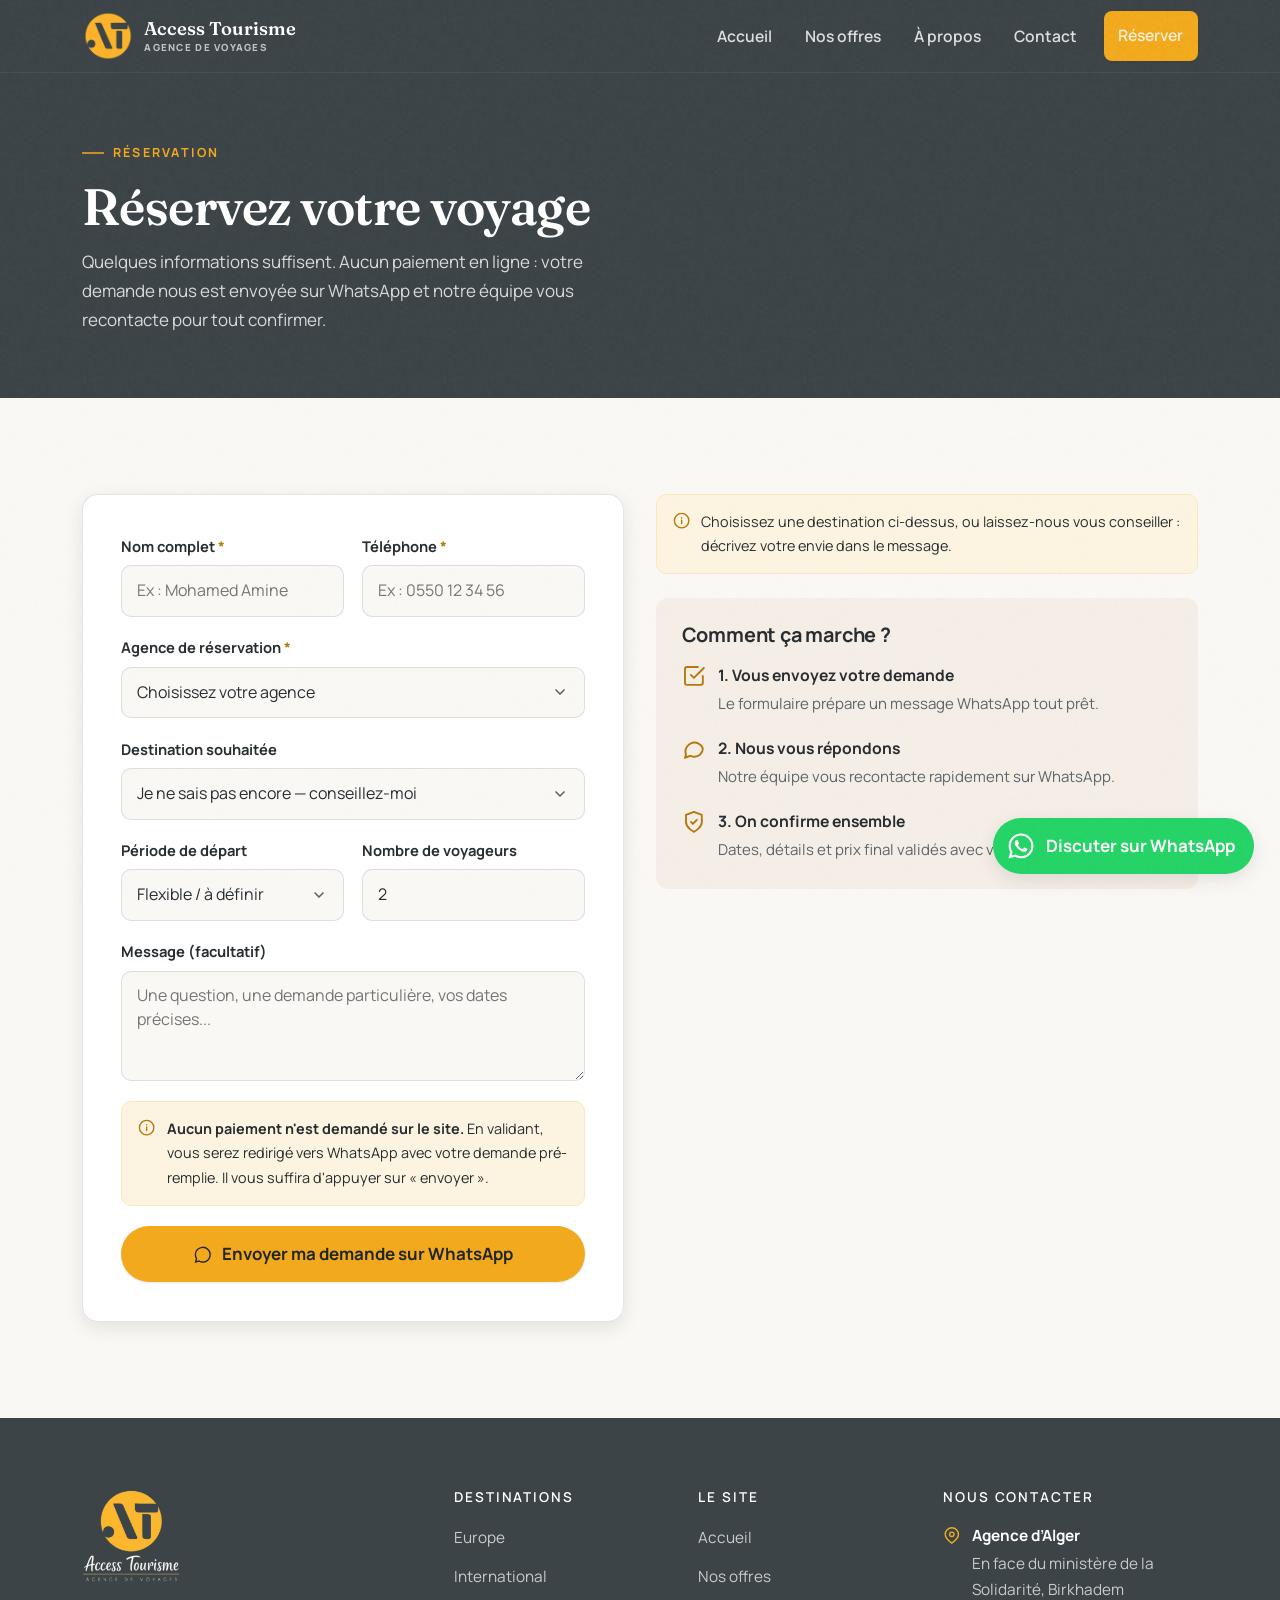
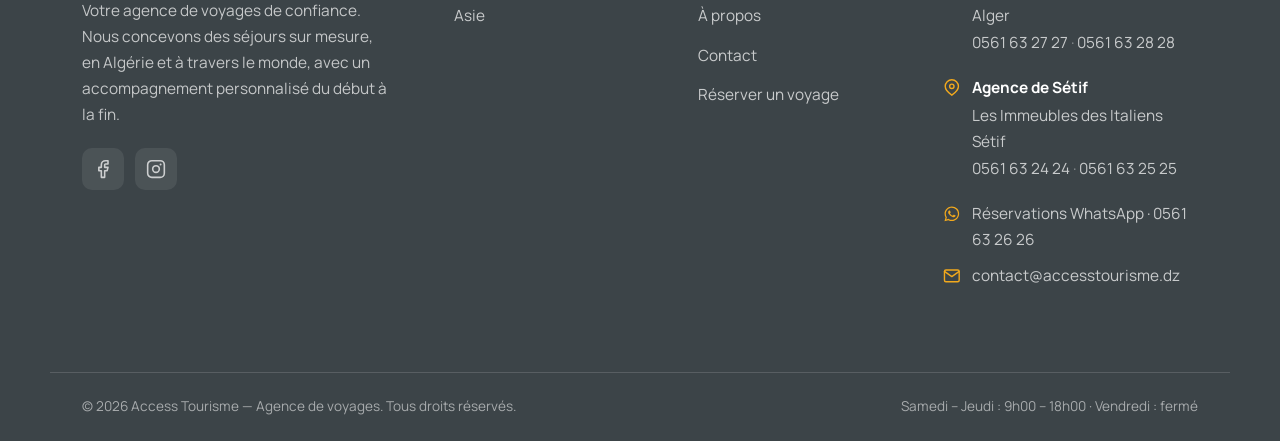
<file: reservation.html>
<!DOCTYPE html>
<html lang="fr">
<head>
  <meta charset="UTF-8">
  <meta name="viewport" content="width=device-width, initial-scale=1.0">
  <meta name="theme-color" content="#3C4448">
  <title>Réserver un voyage — Access Tourisme</title>
  <meta name="description" content="Réservez votre voyage en quelques clics. Remplissez ce court formulaire, sans paiement ni compte : nous vous recontactons sur WhatsApp pour confirmer.">

  <link rel="icon" type="image/png" sizes="32x32" href="assets/img/site/favicon-32.png">
  <link rel="icon" type="image/png" sizes="192x192" href="assets/img/site/icon-192.png">
  <link rel="apple-touch-icon" href="assets/img/site/apple-touch-icon.png">

  <link rel="preconnect" href="https://fonts.googleapis.com">
  <link rel="preconnect" href="https://fonts.gstatic.com" crossorigin>
  <link href="https://fonts.googleapis.com/css2?family=Fraunces:ital,opsz,wght@0,9..144,400;0,9..144,500;0,9..144,600;1,9..144,500&family=Manrope:wght@400;500;600;700;800&display=swap" rel="stylesheet">

  <link rel="stylesheet" href="https://unpkg.com/aos@2.3.4/dist/aos.css">

  <link rel="stylesheet" href="assets/css/style.css?v=20260713d">
</head>
<body data-page="reservation">
  <a class="skip-link" href="#main">Aller au contenu</a>
  <header id="site-header"></header>

  <main id="main">
    <section class="page-hero map-motif">
      <div class="container">
        <span class="eyebrow">Réservation</span>
        <h1>Réservez votre voyage</h1>
        <p>Quelques informations suffisent. Aucun paiement en ligne : votre demande nous est envoyée sur WhatsApp et notre équipe vous recontacte pour tout confirmer.</p>
      </div>
    </section>

    <section class="section">
      <div class="container">
        <div class="contact-grid">

          <!-- Formulaire -->
          <div id="form-area" data-aos="fade-up">
            <form class="form-card" id="reservation-form">
              <div class="form-grid">
                <div class="field">
                  <label for="nom">Nom complet <span class="req">*</span></label>
                  <input type="text" id="nom" name="nom" autocomplete="name" placeholder="Ex : Mohamed Amine" required>
                </div>
                <div class="field">
                  <label for="telephone">Téléphone <span class="req">*</span></label>
                  <input type="tel" id="telephone" name="telephone" autocomplete="tel" placeholder="Ex : 0550 12 34 56" required>
                </div>
                <div class="field field--full">
                  <label for="agence">Agence de réservation <span class="req">*</span></label>
                  <select id="agence" name="agence" required>
                    <option value="" selected disabled>Choisissez votre agence</option>
                    <option value="Agence de Birkhadem">Agence de Birkhadem</option>
                    <option value="Agence de Sétif">Agence de Sétif</option>
                  </select>
                </div>
                <div class="field field--full" id="offre-field">
                  <label for="offre-select">Destination souhaitée</label>
                  <select id="offre-select" name="offre"></select>
                </div>
                <div class="field field--full" id="hotel-field" hidden>
                  <label for="hotel-select">Hôtel souhaité <span class="req">*</span></label>
                  <select id="hotel-select" name="hotel" disabled></select>
                  <span class="form-hint">Cette offre propose plusieurs hôtels. Choisissez celui que vous souhaitez réserver.</span>
                </div>
                <div class="field">
                  <label for="periode">Période de départ</label>
                  <select id="periode" name="periode">
                    <option value="Flexible / à définir">Flexible / à définir</option>
                    <option>Janvier</option><option>Février</option><option>Mars</option>
                    <option>Avril</option><option>Mai</option><option>Juin</option>
                    <option>Juillet</option><option>Août</option><option>Septembre</option>
                    <option>Octobre</option><option>Novembre</option><option>Décembre</option>
                  </select>
                </div>
                <div class="field">
                  <label for="voyageurs">Nombre de voyageurs</label>
                  <input type="number" id="voyageurs" name="voyageurs" min="1" max="50" value="2" inputmode="numeric">
                </div>
                <div class="field field--full">
                  <label for="message">Message (facultatif)</label>
                  <textarea id="message" name="message" placeholder="Une question, une demande particulière, vos dates précises..."></textarea>
                </div>
              </div>

              <div class="form-note" style="margin:1.3rem 0">
                <svg viewBox="0 0 24 24" fill="none" stroke="currentColor" stroke-width="1.9" stroke-linecap="round" stroke-linejoin="round" aria-hidden="true"><circle cx="12" cy="12" r="10"/><line x1="12" y1="11" x2="12" y2="16"/><circle cx="12" cy="8" r="1" fill="currentColor" stroke="none"/></svg>
                <span><strong>Aucun paiement n'est demandé sur le site.</strong> En validant, vous serez redirigé vers WhatsApp avec votre demande pré-remplie. Il vous suffira d'appuyer sur « envoyer ».</span>
              </div>

              <button type="submit" class="btn btn-gold btn-block btn-lg">
                <svg viewBox="0 0 24 24" width="20" height="20" fill="none" stroke="currentColor" stroke-width="1.9" stroke-linecap="round" stroke-linejoin="round" aria-hidden="true"><path fill="currentColor" stroke="none" d="M19.05 4.91A9.82 9.82 0 0 0 12.04 2C6.58 2 2.13 6.45 2.13 11.91c0 1.75.46 3.45 1.32 4.95L2 22l5.25-1.38a9.9 9.9 0 0 0 4.79 1.22h.01c5.46 0 9.91-4.45 9.91-9.91 0-2.65-1.03-5.14-2.91-7.02zM12.05 20.15h-.01a8.23 8.23 0 0 1-4.19-1.15l-.3-.18-3.12.82.83-3.04-.2-.31a8.2 8.2 0 0 1-1.26-4.38c0-4.54 3.7-8.24 8.25-8.24a8.2 8.2 0 0 1 5.83 2.42 8.18 8.18 0 0 1 2.41 5.83c0 4.54-3.7 8.24-8.24 8.24z"/></svg>
                Envoyer ma demande sur WhatsApp
              </button>
            </form>
          </div>

          <!-- Récapitulatif / réassurance -->
          <aside data-aos="fade-up" data-aos-delay="120">
            <div id="offre-summary"></div>

            <div class="practical" style="margin-top:1.5rem">
              <h3 style="font-family:'Manrope',sans-serif;font-weight:700;margin-bottom:1rem">Comment ça marche ?</h3>
              <ul>
                <li>
                  <svg viewBox="0 0 24 24" fill="none" stroke="currentColor" stroke-width="1.9" stroke-linecap="round" stroke-linejoin="round" aria-hidden="true"><path d="M9 11l3 3L22 4"/><path d="M21 12v7a2 2 0 0 1-2 2H5a2 2 0 0 1-2-2V5a2 2 0 0 1 2-2h11"/></svg>
                  <div><b>1. Vous envoyez votre demande</b><span>Le formulaire prépare un message WhatsApp tout prêt.</span></div>
                </li>
                <li>
                  <svg viewBox="0 0 24 24" fill="none" stroke="currentColor" stroke-width="1.9" stroke-linecap="round" stroke-linejoin="round" aria-hidden="true"><path d="M21 11.5a8.38 8.38 0 0 1-9 8.37 9 9 0 0 1-4-.93L3 21l1.06-3.18A8.5 8.5 0 1 1 21 11.5z"/></svg>
                  <div><b>2. Nous vous répondons</b><span>Notre équipe vous recontacte rapidement sur WhatsApp.</span></div>
                </li>
                <li>
                  <svg viewBox="0 0 24 24" fill="none" stroke="currentColor" stroke-width="1.9" stroke-linecap="round" stroke-linejoin="round" aria-hidden="true"><path d="M12 22s8-4 8-10V5l-8-3-8 3v7c0 6 8 10 8 10z"/><polyline points="9 12 11 14 15 10"/></svg>
                  <div><b>3. On confirme ensemble</b><span>Dates, détails et prix final validés avec vous.</span></div>
                </li>
              </ul>
            </div>
          </aside>

        </div>
      </div>
    </section>
  </main>

  <footer id="site-footer" class="map-motif"></footer>

  <script src="assets/js/config.js?v=20260713c" defer></script>
  <script src="assets/js/offres-data.js?v=20260713c" defer></script>
  <script src="assets/js/site.js?v=20260713f" defer></script>
  <script src="https://unpkg.com/aos@2.3.4/dist/aos.js" defer></script>
  <script src="assets/js/motion.js" defer></script>
</body>
</html>
</file>
<file: assets/css/style.css>
/* ==========================================================================
   ACCESS TOURISME — Feuille de style principale
   Palette extraite du logo : or (#F2A91D), charbon/ardoise (#3C4448),
   crème chaude (#FAF8F5). Deux polices : Fraunces (titres) + Manrope (texte).
   Conçu "mobile-first" : les écrans larges sont gérés plus bas (@media).
   ========================================================================== */

/* ----------------------------- 1. VARIABLES ----------------------------- */
:root {
  /* Couleurs de marque */
  --gold:        #F2A91D;
  --gold-600:    #DB930C;
  --gold-700:    #B8770A;   /* texte or lisible sur fond clair (contraste AA) */
  --gold-100:    #FBE7BD;
  --gold-050:    #FCF4E1;

  --charcoal:    #3C4448;   /* identique au fond du logo (header/footer) */
  --charcoal-700:#2E3539;
  --charcoal-900:#21272A;

  --ink:         #272D30;   /* texte principal sur fond clair */
  --slate:       #5B656A;   /* texte secondaire */

  --cream:       #FAF8F5;   /* fond principal chaud */
  --cream-100:   #F4EEE6;   /* sections alternées */
  --white:       #FFFFFF;

  --wa-green:    #25D366;
  --wa-green-d:  #1EBE5A;

  --line:        rgba(60, 68, 72, .14);
  --line-light:  rgba(255, 255, 255, .14);

  --shadow-sm:   0 1px 2px rgba(33,39,42,.06), 0 2px 6px rgba(33,39,42,.06);
  --shadow-md:   0 6px 18px rgba(33,39,42,.10);
  --shadow-lg:   0 18px 42px rgba(33,39,42,.16);

  --radius:      12px;
  --radius-lg:   16px;
  --radius-sm:   10px;

  --container:   1180px;
  --header-h:    72px;

  --ease: cubic-bezier(.22,.61,.36,1);
}

/* ----------------------------- 2. BASE / RESET -------------------------- */
*, *::before, *::after { box-sizing: border-box; }
* { margin: 0; }

html { scroll-behavior: smooth; -webkit-text-size-adjust: 100%; }
[id] { scroll-margin-top: calc(var(--header-h) + 1rem); }

body {
  font-family: "Manrope", system-ui, -apple-system, "Segoe UI", sans-serif;
  font-size: 1.0625rem;          /* 17px */
  line-height: 1.7;
  color: var(--ink);
  background: var(--cream);
  -webkit-font-smoothing: antialiased;
  text-rendering: optimizeLegibility;
  overflow-x: hidden;
}

img { max-width: 100%; display: block; height: auto; }
a { color: inherit; text-decoration: none; }
button { font: inherit; cursor: pointer; }
ul { list-style: none; padding: 0; }

h1, h2, h3, h4 {
  font-family: "Fraunces", Georgia, "Times New Roman", serif;
  font-weight: 600;
  line-height: 1.12;
  color: var(--ink);
  letter-spacing: -0.01em;
}

p { color: var(--slate); }

::selection { background: var(--gold); color: var(--charcoal-900); }

:focus-visible {
  outline: 3px solid var(--gold);
  outline-offset: 2px;
  border-radius: 4px;
}

/* Grain de film très subtil — casse l'effet "plat" et donne une texture
   premium/éditoriale à l'ensemble du site. */
body::before {
  content: "";
  position: fixed; inset: 0; z-index: 2000;
  background-image: url("../img/site/grain.png");
  background-size: 180px 180px;
  opacity: .035;
  mix-blend-mode: overlay;
  pointer-events: none;
}
@media (prefers-reduced-motion: reduce), (max-width: 480px) {
  body::before { opacity: .022; }
}

/* Filigrane carte du monde (extrait du fond du logo) — coin décoratif
   pour les sections sombres, jamais répété en mosaïque. */
.map-motif { position: relative; overflow: hidden; }
.map-motif::after {
  content: ""; position: absolute; z-index: 0; pointer-events: none;
  top: -6%; right: -4%; width: 46%; aspect-ratio: 340/1024;
  background-image: url("../img/site/map-watermark-right.png");
  background-size: 100% auto; background-repeat: no-repeat;
  opacity: .05;
}
.map-motif > * { position: relative; z-index: 1; }

/* Lien d'évitement (accessibilité clavier) */
.skip-link {
  position: absolute; left: -999px; top: 0; z-index: 999;
  background: var(--charcoal); color: #fff; padding: .8rem 1.2rem;
  border-radius: 0 0 8px 0; font-weight: 700;
}
.skip-link:focus { left: 0; }

/* ----------------------------- 3. LAYOUT -------------------------------- */
.container {
  width: 100%;
  max-width: var(--container);
  margin-inline: auto;
  padding-inline: clamp(1.1rem, 4vw, 2rem);
}
.section { padding-block: clamp(3.25rem, 8vw, 6rem); }
.section--cream { background: var(--cream-100); }
.section--dark  { background: var(--charcoal); color: var(--cream); }
.section--dark h1, .section--dark h2, .section--dark h3 { color: #fff; }
.section--dark p { color: rgba(255,255,255,.78); }

.center { text-align: center; }

/* En-tête de section réutilisable */
.eyebrow {
  display: inline-block;
  font-family: "Manrope", sans-serif;
  font-size: .78rem;
  font-weight: 700;
  letter-spacing: .18em;
  text-transform: uppercase;
  color: var(--gold-700);
  margin-bottom: .9rem;
}
/* Petit trait éditorial devant le sur-titre */
.eyebrow::before {
  content: ""; display: inline-block;
  width: 22px; height: 2px;
  background: currentColor; opacity: .75;
  vertical-align: middle; margin-right: .55rem;
  transform: translateY(-1px);
}
.section--dark .eyebrow { color: var(--gold); }

.section-head { max-width: 640px; margin-bottom: clamp(2rem, 4vw, 3rem); }
.section-head.center { margin-inline: auto; }

/* En-tête de section sur une ligne : titre à gauche, lien à droite */
.section-head--row {
  max-width: none;
  display: flex; align-items: flex-end; justify-content: space-between;
  gap: 1rem 2rem; flex-wrap: wrap;
}
.section-head--row .arrow-link { margin-bottom: .35rem; white-space: nowrap; }
.section-title { font-size: clamp(1.8rem, 4.2vw, 2.7rem); }
.section-head p { margin-top: .9rem; font-size: 1.08rem; }

/* ----------------------------- 4. BOUTONS ------------------------------- */
.btn {
  display: inline-flex; align-items: center; justify-content: center; gap: .55em;
  min-height: 50px;
  padding: .75em 1.55em;
  border: 1.5px solid transparent;
  border-radius: 999px;
  font-weight: 700;
  font-size: 1rem;
  line-height: 1;
  text-align: center;
  transition: transform .18s var(--ease), background .18s var(--ease),
              box-shadow .18s var(--ease), color .18s var(--ease);
}
.btn svg { width: 1.15em; height: 1.15em; flex: none; }
.btn:hover { transform: translateY(-1px); }
.btn:active { transform: translateY(0); }

.btn-gold   { background: var(--gold); color: var(--charcoal-900); box-shadow: 0 1px 2px rgba(33,39,42,.12); }
.btn-gold:hover { background: var(--gold-600); }

.btn-wa     { background: var(--wa-green); color: #fff; box-shadow: 0 1px 2px rgba(33,39,42,.12); }
.btn-wa:hover { background: var(--wa-green-d); }

.btn-block  { display: flex; width: 100%; }
.btn-lg     { min-height: 56px; font-size: 1.06rem; padding-inline: 1.9em; }

/* Lien fléché */
.arrow-link {
  display: inline-flex; align-items: center; gap: .4em;
  font-weight: 700; color: var(--gold-700);
}
.arrow-link svg { transition: transform .2s var(--ease); width: 1em; height: 1em; }
.arrow-link:hover svg { transform: translateX(4px); }
.section--dark .arrow-link { color: var(--gold); }

/* Lien avec soulignement qui se déploie au survol */
.link-grow { position: relative; padding-bottom: 2px; }
.link-grow::after {
  content: ""; position: absolute; left: 0; right: 100%; bottom: 0; height: 1.5px;
  background: currentColor; transition: right .28s var(--ease);
}
.link-grow:hover::after { right: 0; }

/* ----------------------------- 5. EN-TÊTE ------------------------------- */
.site-header {
  position: sticky; top: 0; z-index: 100;
  background: var(--charcoal);
  border-bottom: 1px solid rgba(255,255,255,.06);
  transition: box-shadow .25s var(--ease);
}
.site-header.scrolled { box-shadow: 0 8px 24px rgba(0,0,0,.22); }
.header-inner {
  display: flex; align-items: center; justify-content: space-between;
  gap: 1rem; min-height: var(--header-h);
}
.brand {
  display: inline-flex; align-items: center; gap: .65rem;
  min-width: 0; color: #fff;
}
.brand__mark { width: 52px; height: 52px; flex: none; object-fit: contain; }
.brand__copy { display: grid; line-height: 1.05; }
.brand__name {
  font-family: "Fraunces", Georgia, "Times New Roman", serif;
  font-size: 1.15rem; font-weight: 600; white-space: nowrap;
}
.brand__tagline {
  margin-top: .25rem; color: rgba(255,255,255,.68);
  font-size: .61rem; font-weight: 800; letter-spacing: .13em;
  text-transform: uppercase; white-space: nowrap;
}

.nav { display: flex; align-items: center; gap: .35rem; }
.nav__brand { display: none; }
.nav a {
  color: rgba(255,255,255,.82);
  font-weight: 600; font-size: .98rem;
  padding: .55rem .85rem; border-radius: 8px;
  transition: color .15s, background .15s;
}
.nav a:hover { color: #fff; background: rgba(255,255,255,.07); }
.nav a.active { color: var(--gold); }
.nav .btn { margin-left: .5rem; }

.nav-toggle {
  display: none;
  background: transparent; border: 0; padding: .4rem;
  width: 46px; height: 46px; border-radius: 10px;
}
.nav-toggle span {
  display: block; width: 24px; height: 2px; margin: 5px auto;
  background: #fff; border-radius: 2px; transition: .25s var(--ease);
}
.nav-toggle[aria-expanded="true"] span:nth-child(1) { transform: translateY(7px) rotate(45deg); }
.nav-toggle[aria-expanded="true"] span:nth-child(2) { opacity: 0; }
.nav-toggle[aria-expanded="true"] span:nth-child(3) { transform: translateY(-7px) rotate(-45deg); }

/* ----------------------------- 6. HÉRO ---------------------------------- */
.hero {
  position: relative;
  display: flex; align-items: center;
  min-height: clamp(560px, 92vh, 800px);
  color: #fff;
  background: var(--charcoal-900);
  overflow: hidden;
}
.hero-swiper { position: absolute; inset: 0; width: 100%; height: 100%; z-index: 0; }
.hero-swiper .swiper-slide { position: relative; overflow: hidden; }
.hero-swiper img {
  position: absolute; inset: -3%; width: 106%; height: 106%;
  object-fit: cover;
  transform: scale(1.02);
  transition: transform 7s linear;
}
.hero-swiper .swiper-slide-active img { transform: scale(1.12); }
.hero::after {
  content: ""; position: absolute; inset: 0; z-index: 1;
  background:
    linear-gradient(180deg, rgba(33,39,42,.5) 0%, rgba(33,39,42,.4) 35%, rgba(33,39,42,.85) 100%),
    linear-gradient(90deg, rgba(33,39,42,.75) 0%, rgba(33,39,42,.18) 72%);
}
.hero__inner { position: relative; z-index: 3; padding-block: 4rem 5.5rem; max-width: 760px; }
.hero__brand {
  display: inline-flex; align-items: center; gap: 1rem;
  margin-bottom: 1.35rem; padding: .65rem 1.2rem .65rem .7rem;
  background: rgba(33,39,42,.58);
  border: 1px solid rgba(255,255,255,.16); border-radius: 24px;
  box-shadow: 0 18px 55px rgba(0,0,0,.18);
  backdrop-filter: blur(12px); -webkit-backdrop-filter: blur(12px);
}
.hero__brand-mark {
  width: 104px; height: 104px; flex: none; object-fit: contain;
  filter: drop-shadow(0 8px 20px rgba(0,0,0,.2));
}
.hero__brand-copy { display: grid; gap: .2rem; min-width: 0; }
.hero__brand-name {
  font-family: "Fraunces", serif; font-size: clamp(1.75rem, 3vw, 2.35rem);
  font-weight: 700; line-height: 1; letter-spacing: -.025em; color: #fff;
}
.hero__brand-meta {
  color: var(--gold); font-size: .7rem; font-weight: 800;
  letter-spacing: .13em; line-height: 1.4; text-transform: uppercase;
}
.hero h1 {
  color: #fff;
  font-size: clamp(2.3rem, 6.4vw, 4.2rem);
  line-height: 1.05;
}
.hero h1 em { font-style: italic; color: var(--gold); }
.hero p { color: rgba(255,255,255,.9); font-size: 1.15rem; margin-top: 1rem; max-width: 32ch; }
.hero__cta { display: flex; align-items: center; margin-top: 1.8rem; }

/* Puces de progression du carrousel héros — minimalistes, alignées à gauche */
.hero__dots {
  position: absolute; z-index: 2; bottom: 2.15rem; left: 0;
  display: flex; gap: .5rem;
}
.hero__dots .swiper-pagination-bullet {
  width: 28px; height: 3px; border-radius: 2px;
  background: rgba(255,255,255,.35); opacity: 1;
  transition: background .3s var(--ease), width .3s var(--ease);
}
.hero__dots .swiper-pagination-bullet-active { background: var(--gold); width: 44px; }

/* ----------------------------- 7. BANDEAU CONFIANCE --------------------- */
.trust { background: var(--white); border-bottom: 1px solid var(--line); }
.trust__bar {
  display: flex; flex-wrap: wrap; align-items: center; justify-content: center;
  row-gap: 1rem; column-gap: clamp(1.2rem, 3vw, 2.2rem);
  padding-block: clamp(1.5rem, 3.5vw, 2rem);
}
.trust__item {
  display: inline-flex; align-items: center; gap: .55rem;
  font-size: .92rem; font-weight: 700; color: var(--ink); white-space: nowrap;
}
.trust__item svg { width: 19px; height: 19px; color: var(--gold-700); flex: none; }
.trust__divider { width: 1px; height: 18px; background: var(--line); flex: none; }
@media (max-width: 560px) { .trust__divider { display: none; } }

/* ----------------------------- 8. CARTES D'OFFRES ----------------------- */
.offers-grid {
  display: grid; gap: 1.5rem;
  grid-template-columns: 1fr;
}
.offer-card {
  display: flex; flex-direction: column;
  background: var(--white);
  border: 1px solid var(--line);
  border-radius: var(--radius-lg);
  overflow: hidden;
  box-shadow: var(--shadow-sm);
  transition: transform .25s var(--ease), box-shadow .25s var(--ease);
}
.offer-card:hover { transform: translateY(-3px); box-shadow: var(--shadow-md); }
.offer-card__media { position: relative; aspect-ratio: 16/11; overflow: hidden; }
.offer-card__media img {
  width: 100%; height: 100%; object-fit: cover;
  transition: transform .6s var(--ease);
}
.offer-card__media::after {
  content: ""; position: absolute; inset: 0;
  background: linear-gradient(180deg, rgba(33,39,42,0) 55%, rgba(33,39,42,.5) 100%);
  opacity: 0; transition: opacity .35s var(--ease);
}
.offer-card:hover .offer-card__media img { transform: scale(1.07); }
.offer-card:hover .offer-card__media::after { opacity: 1; }
.offer-card__cat {
  position: absolute; top: .85rem; left: .85rem;
  background: var(--gold); color: var(--charcoal-900);
  font-size: .72rem; font-weight: 800; letter-spacing: .06em;
  text-transform: uppercase;
  padding: .3rem .6rem; border-radius: 4px;
  box-shadow: 0 2px 8px rgba(33,39,42,.25);
}
.offer-card__body { display: flex; flex-direction: column; flex: 1; padding: 1.3rem 1.3rem 1.4rem; }
.offer-card__body h3 { font-size: 1.4rem; }
.offer-card__country { font-size: .85rem; color: var(--gold-700); font-weight: 700; margin-top: .15rem; }
.offer-card__resume { font-size: .96rem; margin-top: .7rem; margin-bottom: 1.1rem; }
.offer-card__meta {
  display: flex; align-items: center; justify-content: space-between; gap: .8rem;
  margin-top: auto; padding-top: 1.05rem; border-top: 1px solid var(--line);
}
.offer-card__duration { display: inline-flex; align-items: center; gap: .4rem; font-size: .88rem; color: var(--slate); font-weight: 600; }
.offer-card__duration svg { width: 1.05em; height: 1.05em; color: var(--gold-700); }
.offer-card__price { text-align: right; line-height: 1.1; }
.offer-card__price small { display: block; font-size: .68rem; text-transform: uppercase; letter-spacing: .08em; color: var(--slate); font-weight: 700; }
.offer-card__price b { font-family: "Fraunces", serif; font-size: 1.3rem; color: var(--ink); font-weight: 600; }
.offer-card__body .arrow-link { margin-top: 1.05rem; font-size: .95rem; }

/* ----------------------------- 9. COMMENT ÇA MARCHE --------------------- */
.steps { display: grid; gap: 2.4rem 2rem; grid-template-columns: 1fr; }
.step { display: flex; gap: 1.3rem; align-items: flex-start; text-align: left; }
.step__num {
  flex: none;
  font-family: "Fraunces", serif; font-weight: 500; font-style: italic;
  font-size: 2.6rem; line-height: 1;
  color: var(--gold-700);
}
.step__body { padding-top: .35rem; border-top: 0; }
.step h3 { font-family: "Manrope", sans-serif; font-size: 1.18rem; font-weight: 700; }
.step p { margin-top: .4rem; font-size: .98rem; max-width: 42ch; }


/* ----------------------------- 11. CTA BAND ----------------------------- */
.cta-band { text-align: left; }
.cta-band h2 { font-size: clamp(1.8rem, 4.5vw, 2.7rem); max-width: 22ch; }
.cta-band p { max-width: 52ch; margin: 1rem 0 0; }
.cta-band__btns { display: flex; flex-wrap: wrap; align-items: center; gap: 1rem 1.8rem; margin-top: 2rem; }
.cta-link { color: #fff; font-weight: 700; }

/* ----------------------------- 12. PIED DE PAGE ------------------------- */
.site-footer { background: var(--charcoal); color: rgba(255,255,255,.72); }
.footer-grid {
  display: grid; gap: 2.4rem 2rem; grid-template-columns: 1fr;
  padding-block: clamp(3rem, 6vw, 4.5rem);
}
.footer-brand img { height: 92px; width: auto; margin-bottom: 1rem; }
.footer-brand p { color: rgba(255,255,255,.7); font-size: .96rem; max-width: 34ch; }
.footer-col h4 { font-family: "Manrope", sans-serif; color: #fff; font-size: .85rem; letter-spacing: .14em; text-transform: uppercase; margin-bottom: 1.1rem; }
.footer-col ul li { margin-bottom: .65rem; }
.footer-col a { color: rgba(255,255,255,.72); font-size: .96rem; transition: color .15s; }
.footer-col a:hover { color: var(--gold); }
.footer-contact li { display: flex; gap: .7rem; align-items: flex-start; margin-bottom: .9rem; font-size: .96rem; }
.footer-contact svg { width: 1.15em; height: 1.15em; flex: none; margin-top: .25em; color: var(--gold); }
.footer-contact .footer-agency { margin-bottom: 1.2rem; }
.footer-agency b { display: block; color: #fff; margin-bottom: .15rem; }
.footer-agency .phone-separator { color: rgba(255,255,255,.4); }
.footer-social { display: flex; gap: .7rem; margin-top: 1.2rem; }
.footer-social a {
  width: 42px; height: 42px; border-radius: 10px; display: grid; place-items: center;
  background: rgba(255,255,255,.08); transition: background .15s, color .15s;
}
.footer-social a:hover { background: var(--gold); color: var(--charcoal-900); }
.footer-social svg { width: 20px; height: 20px; }
.footer-bottom {
  border-top: 1px solid var(--line-light);
  padding-block: 1.4rem;
  display: flex; flex-wrap: wrap; gap: .5rem 1.5rem; justify-content: space-between;
  font-size: .85rem; color: rgba(255,255,255,.55);
}

/* ----------------------- 13. BOUTON WHATSAPP FLOTTANT ------------------- */
.wa-float {
  position: fixed; right: 18px; bottom: calc(18px + env(safe-area-inset-bottom, 0px)); z-index: 200;
  display: inline-flex; align-items: center; gap: .6rem;
  background: var(--wa-green); color: #fff;
  padding: .8rem; border-radius: 999px;
  box-shadow: var(--shadow-md);
  font-weight: 700;
  transition: transform .2s var(--ease), background .2s;
}
.wa-float:hover { transform: scale(1.03); background: var(--wa-green-d); }
.wa-float svg { width: 30px; height: 30px; flex: none; }
.wa-float__label { display: none; padding-right: .4rem; white-space: nowrap; }
/* Remonté sur les pages d'offre pour ne pas chevaucher la barre de réservation fixe (mobile) */
.wa-float--raised { bottom: calc(86px + env(safe-area-inset-bottom, 0px)); }

/* ----------------------------- 14. FORMULAIRES -------------------------- */
.form-card {
  background: var(--white); border: 1px solid var(--line);
  border-radius: var(--radius-lg); padding: clamp(1.4rem, 4vw, 2.4rem);
  box-shadow: var(--shadow-md);
}
.form-grid { display: grid; gap: 1.15rem; grid-template-columns: 1fr; }
.field { display: flex; flex-direction: column; gap: .4rem; }
.field[hidden] { display: none; }
.field--full { grid-column: 1 / -1; }
.field label { font-weight: 700; font-size: .92rem; color: var(--ink); }
.field label .req { color: var(--gold-700); }
.field input, .field select, .field textarea {
  width: 100%; min-height: 50px;
  padding: .7em .9em;
  font: inherit; font-size: 1rem; color: var(--ink);
  background: var(--cream);
  border: 1.5px solid var(--line);
  border-radius: var(--radius-sm);
  transition: border-color .15s, box-shadow .15s, background .15s;
}
.field textarea { min-height: 110px; resize: vertical; line-height: 1.5; }
.field input:focus, .field select:focus, .field textarea:focus {
  outline: none; border-color: var(--gold);
  background: #fff;
  box-shadow: 0 0 0 3px rgba(242,169,29,.2);
}
.field select { appearance: none; background-image: url("data:image/svg+xml,%3Csvg xmlns='http://www.w3.org/2000/svg' width='16' height='16' viewBox='0 0 24 24' fill='none' stroke='%235B656A' stroke-width='2.5' stroke-linecap='round' stroke-linejoin='round'%3E%3Cpolyline points='6 9 12 15 18 9'/%3E%3C/svg%3E"); background-repeat: no-repeat; background-position: right 1rem center; padding-right: 2.6rem; }
.form-hint { font-size: .85rem; color: var(--slate); }
.form-note {
  display: flex; gap: .7rem; align-items: flex-start;
  background: var(--gold-050); border: 1px solid var(--gold-100);
  border-radius: var(--radius-sm); padding: .9rem 1rem; font-size: .9rem; color: var(--ink);
}
.form-note svg { width: 1.2em; height: 1.2em; flex: none; color: var(--gold-700); margin-top: .15em; }

/* Confirmation après envoi */
.form-success {
  text-align: center; padding: clamp(1.5rem, 5vw, 2.5rem);
}
.form-success__icon {
  width: 72px; height: 72px; margin: 0 auto 1.2rem; border-radius: 50%;
  background: var(--wa-green); color: #fff; display: grid; place-items: center;
}
.form-success__icon svg { width: 38px; height: 38px; }
.form-success h3 { font-size: 1.6rem; }
.form-success p { margin: .8rem auto 1.5rem; max-width: 42ch; }

/* --------------------- 15. PAGE LISTE DES OFFRES ----------------------- */
.page-hero { background: var(--charcoal); color: #fff; padding-block: clamp(2.6rem, 6vw, 4rem); }
.page-hero .eyebrow { color: var(--gold); }
.page-hero h1 { color: #fff; font-size: clamp(2rem, 5vw, 3.2rem); }
.page-hero p { color: rgba(255,255,255,.8); margin-top: .8rem; max-width: 56ch; }

.breadcrumb { font-size: .88rem; color: var(--slate); margin-bottom: 1.2rem; }
.breadcrumb a:hover { color: var(--gold-700); }
.breadcrumb span { color: var(--ink); font-weight: 600; }
.breadcrumb span[aria-hidden] { color: var(--gold-700); font-weight: 400; }

.filters { display: flex; flex-wrap: wrap; gap: .6rem; align-items: center; margin-bottom: 2rem; }
.chip {
  border: 1.5px solid var(--line);
  background: var(--white); color: var(--ink);
  padding: .55rem 1.1rem; border-radius: 999px;
  font-weight: 700; font-size: .92rem;
  transition: all .15s var(--ease);
}
.chip:hover { border-color: var(--charcoal); transform: translateY(-1px); }
.chip.active { background: var(--charcoal); color: #fff; border-color: var(--charcoal); }
.filters__budget { margin-left: auto; }
.filters__budget select {
  min-height: 44px; padding: .4em .9em; border-radius: 999px;
  border: 1.5px solid var(--line); background: var(--white); font: inherit; font-weight: 600;
  appearance: none; padding-right: 2.4rem;
  background-image: url("data:image/svg+xml,%3Csvg xmlns='http://www.w3.org/2000/svg' width='16' height='16' viewBox='0 0 24 24' fill='none' stroke='%235B656A' stroke-width='2.5' stroke-linecap='round' stroke-linejoin='round'%3E%3Cpolyline points='6 9 12 15 18 9'/%3E%3C/svg%3E");
  background-repeat: no-repeat; background-position: right .9rem center;
}
.results-count { font-size: .92rem; color: var(--slate); margin-bottom: 1.2rem; }
.no-results { text-align: center; padding: 3rem 1rem; color: var(--slate); }

/* --------------------- 16. PAGE DÉTAIL D'UNE OFFRE --------------------- */
.offer-hero { position: relative; min-height: clamp(320px, 50vw, 460px); display: flex; align-items: flex-end; color: #fff; overflow: hidden; background: var(--charcoal-900); }
.offer-hero img { position: absolute; inset: 0; width: 100%; height: 100%; object-fit: cover; }
.offer-hero::after { content:""; position:absolute; inset:0; background: linear-gradient(180deg, rgba(33,39,42,.15) 0%, rgba(33,39,42,.8) 100%); }
.offer-hero__inner { position: relative; z-index: 2; padding-block: clamp(1.6rem, 4vw, 2.6rem); width: 100%; }
.offer-hero .badge { display:inline-block; background: var(--gold); color: var(--charcoal-900); font-weight: 800; font-size: .74rem; text-transform: uppercase; letter-spacing: .06em; padding: .3rem .65rem; border-radius: 4px; margin-bottom: .9rem; }
.offer-hero h1 { color: #fff; font-size: clamp(2rem, 5.5vw, 3.4rem); }
.offer-hero__country { color: var(--gold); font-weight: 700; margin-top: .4rem; display:inline-flex; align-items:center; gap:.4rem; }
.offer-hero__country svg { width:1.1em; height:1.1em; }

.offer-layout { display: grid; gap: 2rem; grid-template-columns: 1fr; align-items: start; }

.offer-section { margin-bottom: 2.2rem; }
.offer-section h2 { font-size: 1.5rem; margin-bottom: 1rem; }
.offer-body p { color: var(--slate); font-size: 1.06rem; }

.incl-grid { display: grid; gap: 1.5rem; grid-template-columns: 1fr; }
.incl-list li { display: flex; gap: .65rem; align-items: flex-start; margin-bottom: .7rem; font-size: 1rem; color: var(--ink); }
.incl-list svg { width: 1.25em; height: 1.25em; flex: none; margin-top: .15em; }
.incl-list--yes svg { color: var(--wa-green-d); }
.incl-list--no svg  { color: #C25B4E; }
.incl-list h3 { font-family: "Manrope", sans-serif; font-size: 1.05rem; font-weight: 700; margin-bottom: .8rem; }

/* Programme jour par jour */
.program details {
  border: 1px solid var(--line); border-radius: var(--radius-sm);
  margin-bottom: .7rem; background: var(--white); overflow: hidden;
}
.program summary {
  display: flex; align-items: center; gap: .8rem;
  padding: 1rem 1.1rem; font-weight: 700; cursor: pointer; list-style: none;
  color: var(--ink);
}
.program summary::-webkit-details-marker { display: none; }
.program summary:hover { background: var(--cream); }
.program summary::after {
  content: "+"; margin-left: auto; font-size: 1.4rem; color: var(--gold-700);
  font-weight: 400; transition: transform .2s;
}
.program details[open] summary::after { content: "–"; }
.program summary .day { color: var(--gold-700); font-family: "Fraunces", serif; font-size: 1rem; min-width: 4.5rem; }
.program__detail { padding: 0 1.1rem 1.1rem 1.1rem; color: var(--slate); }

/* Hébergement */
.hotel-list { list-style: none; margin: 0; padding: 0; display: grid; gap: 1rem; }
.hotel-item { background: var(--cream-100); border: 1px solid var(--line); border-radius: var(--radius); overflow: hidden; box-shadow: 0 8px 24px rgba(35, 42, 46, .05); }
.hotel-item__summary { display: flex; gap: 1rem; align-items: center; padding: 1rem 1.3rem; }
.hotel-item__media { width: 72px; height: 72px; border-radius: var(--radius-sm); flex: none; overflow: hidden; }
.hotel-item__media img { width: 100%; height: 100%; object-fit: cover; display: block; }
.hotel-item__media--pending { display: flex; align-items: center; justify-content: center; color: var(--gold-700); }
.hotel-item__media--pending svg { width: 1.7em; height: 1.7em; opacity: .55; }
.hotel-item b { display: block; color: var(--ink); font-size: .98rem; }
.hotel-item span { font-size: .9rem; color: var(--slate); }
.hotel-gallery { display: grid; grid-template-columns: 1.55fr 1fr 1fr; grid-template-rows: repeat(2, 102px); gap: 3px; background: var(--white); }
.hotel-gallery__item { position: relative; min-width: 0; padding: 0; overflow: hidden; border: 0; background: var(--cream-200); cursor: zoom-in; }
.hotel-gallery__item:first-child { grid-column: 1; grid-row: 1 / 3; }
.hotel-gallery__item:nth-child(2) { grid-column: 2 / 4; grid-row: 1; }
.hotel-gallery__item:nth-child(3) { grid-column: 2; grid-row: 2; }
.hotel-gallery__item:nth-child(4) { grid-column: 3; grid-row: 2; }
.hotel-gallery__item:nth-child(n + 5) { display: none; }
.hotel-gallery--1 { display: block; height: 230px; }
.hotel-gallery--1 .hotel-gallery__item { width: 100%; height: 100%; }
.hotel-gallery--2 { grid-template-columns: repeat(2, 1fr); grid-template-rows: 210px; }
.hotel-gallery--2 .hotel-gallery__item:first-child { grid-column: 1; grid-row: 1; }
.hotel-gallery--2 .hotel-gallery__item:nth-child(2) { grid-column: 2; grid-row: 1; }
.hotel-gallery--3 .hotel-gallery__item:nth-child(3) { grid-column: 2 / 4; }
.hotel-gallery__item img { width: 100%; height: 100%; display: block; object-fit: cover; transition: transform .35s ease, filter .35s ease; }
.hotel-gallery__item:hover img { transform: scale(1.035); filter: brightness(.92); }
.hotel-gallery__badge, .hotel-gallery__zoom { position: absolute; z-index: 1; color: var(--white) !important; background: rgba(25, 30, 33, .78); backdrop-filter: blur(5px); }
.hotel-gallery__badge { left: .7rem; bottom: .7rem; padding: .38rem .65rem; border-radius: 999px; font-size: .75rem !important; font-weight: 800; }
.hotel-gallery__zoom { top: .6rem; right: .6rem; display: grid; place-items: center; width: 1.9rem; height: 1.9rem; border-radius: 50%; font-size: .95rem !important; }
.hotel-gallery__item.img-pending { display: grid; place-items: center; }

.hotel-gallery-dialog { width: min(1080px, calc(100vw - 2rem)); max-width: none; padding: 0; border: 0; border-radius: var(--radius); overflow: hidden; background: #111719; color: var(--white); box-shadow: 0 30px 90px rgba(0, 0, 0, .55); }
.hotel-gallery-dialog::backdrop { background: rgba(10, 14, 16, .88); backdrop-filter: blur(8px); }
.hotel-gallery-dialog figure { margin: 0; min-height: min(78vh, 760px); display: grid; grid-template-rows: 1fr auto; place-items: center; background: #111719; }
.hotel-gallery-dialog figure img { max-width: 100%; max-height: min(78vh, 760px); width: auto; height: auto; object-fit: contain; }
.hotel-gallery-dialog figcaption { width: 100%; padding: .8rem 4.5rem; color: rgba(255, 255, 255, .86); background: rgba(0, 0, 0, .22); text-align: center; font-size: .86rem; }
.hotel-gallery-dialog__close, .hotel-gallery-dialog__nav { position: absolute; z-index: 2; display: grid; place-items: center; border: 0; color: var(--white); background: rgba(20, 25, 28, .78); cursor: pointer; backdrop-filter: blur(5px); }
.hotel-gallery-dialog__close { top: .75rem; right: .75rem; width: 2.5rem; height: 2.5rem; border-radius: 50%; font-size: 1.7rem; }
.hotel-gallery-dialog__nav { top: 50%; width: 3rem; height: 4.5rem; transform: translateY(-50%); border-radius: var(--radius-sm); font-size: 2.4rem; }
.hotel-gallery-dialog__nav--prev { left: .75rem; }
.hotel-gallery-dialog__nav--next { right: .75rem; }
.hotel-gallery-dialog button:hover { background: rgba(242, 169, 29, .92); color: var(--ink); }
.hotel-price-details { border-top: 1px solid var(--line); background: var(--white); }
.hotel-price-details > summary { display: flex; align-items: center; justify-content: space-between; gap: 1rem; padding: .85rem 1.3rem; list-style: none; cursor: pointer; }
.hotel-price-details > summary::-webkit-details-marker { display: none; }
.hotel-price-details > summary::after { content: "+"; flex: none; color: var(--gold-700); font-size: 1.3rem; }
.hotel-price-details[open] > summary::after { content: "–"; }
.hotel-price-details > summary:hover { background: var(--gold-050); }
.hotel-price-details > summary span { color: var(--gold-700); font-weight: 800; white-space: nowrap; }
.hotel-price-details > summary b { margin-left: auto; font-family: "Fraunces", serif; white-space: nowrap; }
.hotel-pricing-groups { display: grid; gap: 1rem; padding: 0 1.3rem 1.3rem; }
.hotel-price-group { padding-top: .2rem; }
.hotel-price-group > h3 { font-family: "Manrope", sans-serif; font-size: .92rem; margin-bottom: .15rem; }
.hotel-price-group__note { margin-bottom: .7rem; font-size: .82rem; }

/* Infos pratiques */
.practical { background: var(--cream-100); border-radius: var(--radius); padding: 1.6rem; }
.practical li { display: flex; gap: .8rem; align-items: flex-start; margin-bottom: 1.1rem; }
.practical li:last-child { margin-bottom: 0; }
.practical svg { width: 1.4em; height: 1.4em; flex: none; color: var(--gold-700); margin-top: .1em; }
.practical b { display: block; color: var(--ink); font-size: .98rem; }
.practical span { font-size: .94rem; color: var(--slate); }

/* Carte de réservation (aside) */
.booking-card {
  background: var(--white); border: 1px solid var(--line);
  border-radius: var(--radius-lg); padding: 1.6rem;
  box-shadow: var(--shadow-md);
}
.booking-card__price { display: flex; align-items: baseline; gap: .5rem; flex-wrap: wrap; }
.booking-card__price small { font-size: .8rem; color: var(--slate); font-weight: 700; text-transform: uppercase; letter-spacing: .05em; }
.booking-card__price b { font-family: "Fraunces", serif; font-size: 2.1rem; color: var(--ink); font-weight: 600; line-height: 1; }
.booking-card__price em { font-style: normal; font-size: .95rem; color: var(--slate); width: 100%; }
.pricing-list { list-style: none; margin: .9rem 0 0; padding-top: .9rem; border-top: 1px solid var(--line); }
.pricing-list li { display: flex; justify-content: space-between; align-items: baseline; gap: .6rem; margin-bottom: .55rem; font-size: .93rem; color: var(--slate); }
.pricing-list li:last-child { margin-bottom: 0; }
.pricing-list b { font-family: "Fraunces", serif; font-weight: 600; color: var(--ink); }

/* Départs publiés dans les annonces de l'agence */
.departures-grid { display: grid; grid-template-columns: 1fr; gap: .75rem; }
.departure-card { padding: 1rem 1.1rem; background: var(--cream-100); border: 1px solid transparent; border-radius: var(--radius-sm); }
.departure-card--full { opacity: .72; border-color: var(--line); }
.departure-card__head { display: flex; justify-content: space-between; align-items: flex-start; gap: .75rem; }
.departure-card h3 { font-family: "Manrope", sans-serif; font-size: .98rem; line-height: 1.4; }
.status-badge { flex: none; padding: .2rem .55rem; border-radius: 999px; background: #F5DEDA; color: #9B3D33; font-size: .7rem; font-weight: 800; text-transform: uppercase; letter-spacing: .06em; }
.status-badge--alert { background: var(--gold-100); color: var(--gold-700); }
.departure-card__meta { display: flex; flex-wrap: wrap; gap: .25rem .8rem; margin-top: .45rem; color: var(--slate); font-size: .84rem; }
.departure-card__meta span::before { content: "·"; margin-right: .4rem; color: var(--gold-700); }
.departure-card__price { display: block; margin-top: .55rem; color: var(--gold-700); font-size: .9rem; }

/* Tableaux tarifaires affichés directement dans chaque hôtel */
.pricing-periods { display: grid; grid-template-columns: 1fr; gap: 1rem; padding: 0 1.1rem 1.1rem; }
.pricing-period { padding: 1rem; background: var(--cream-100); border-radius: var(--radius-sm); }
.pricing-period h3 { font-family: "Manrope", sans-serif; font-size: .9rem; }
.pricing-period > p { margin: .15rem 0 .65rem; font-size: .8rem; }
.pricing-period ul { margin-top: .65rem; }
.pricing-period li { display: flex; justify-content: space-between; align-items: baseline; gap: .75rem; padding: .42rem 0; border-bottom: 1px solid var(--line); color: var(--slate); font-size: .86rem; }
.pricing-period li:last-child { border-bottom: 0; }
.pricing-period li b { flex: none; color: var(--ink); font-family: "Fraunces", serif; font-size: .9rem; }
.booking-card__facts { margin: 1.3rem 0; border-top: 1px solid var(--line); padding-top: 1.2rem; }
.booking-card__facts li { display: flex; align-items: center; gap: .7rem; margin-bottom: .8rem; font-size: .96rem; color: var(--ink); }
.booking-card__facts svg { width: 1.2em; height: 1.2em; color: var(--gold-700); flex: none; }
.booking-card .btn { margin-bottom: .7rem; }
.booking-card__next {
  display: flex; gap: .6rem; align-items: flex-start; margin-top: 1rem;
  font-size: .86rem; color: var(--slate); line-height: 1.45;
}
.booking-card__next svg { width: 1.15em; height: 1.15em; color: var(--wa-green-d); flex: none; margin-top: .1em; }

/* Barre de réservation fixe (mobile) */
.sticky-bar {
  position: fixed; left: 0; right: 0; bottom: 0; z-index: 90;
  animation: bar-rise .45s var(--ease) both;
  display: flex; align-items: center; gap: 1rem;
  background: #fff; border-top: 1px solid var(--line);
  box-shadow: 0 -6px 20px rgba(33,39,42,.1);
  padding: .7rem clamp(1rem, 4vw, 1.5rem);
  padding-bottom: calc(.7rem + env(safe-area-inset-bottom, 0px));
}
.sticky-bar__price { line-height: 1.1; }
.sticky-bar__price small { display: block; font-size: .68rem; text-transform: uppercase; letter-spacing: .06em; color: var(--slate); font-weight: 700; }
.sticky-bar__price b { font-family: "Fraunces", serif; font-size: 1.2rem; color: var(--ink); }
.sticky-bar .btn { margin-left: auto; }
@keyframes bar-rise { from { transform: translateY(100%); } to { transform: translateY(0); } }

/* --------------------- 17. PAGES À PROPOS / CONTACT -------------------- */
.split { display: grid; gap: 2.4rem; grid-template-columns: 1fr; align-items: center; }
.split img { border-radius: var(--radius-lg); box-shadow: var(--shadow-md); width: 100%; }
.prose p { margin-bottom: 1.1rem; font-size: 1.08rem; }
.prose h2 { margin: 1.6rem 0 .8rem; }

.value-list li { display: flex; gap: .8rem; align-items: flex-start; margin-bottom: 1rem; }
.value-list svg { width: 1.5em; height: 1.5em; flex: none; color: var(--gold-700); margin-top: .1em; }
.value-list b { color: var(--ink); display: block; }
.value-list span { color: var(--slate); font-size: .96rem; }

.stats { display: grid; grid-template-columns: repeat(3, 1fr); gap: 1rem; margin-top: 1.8rem; }
.stat { text-align: center; }
.stat b { display: block; font-family: "Fraunces", serif; font-size: clamp(1.8rem, 5vw, 2.6rem); color: var(--gold-700); line-height: 1; }
.stat span { font-size: .85rem; color: var(--slate); font-weight: 600; }

.contact-grid { display: grid; gap: 2rem; grid-template-columns: 1fr; }
.contact-info li { display: flex; gap: 1rem; align-items: flex-start; margin-bottom: 1.4rem; }
.contact-info .ci-icon { flex: none; width: 46px; height: 46px; border-radius: 12px; background: var(--gold-050); color: var(--gold-700); display: grid; place-items: center; }
.contact-info .ci-icon svg { width: 22px; height: 22px; }
.contact-info b { display: block; color: var(--ink); font-size: .85rem; text-transform: uppercase; letter-spacing: .08em; }
.contact-info a, .contact-info span { color: var(--slate); }
.contact-info a:hover { color: var(--gold-700); }
.contact-info .agency-contact { padding: 1.1rem; background: var(--white); border: 1px solid var(--line); border-radius: var(--radius); box-shadow: var(--shadow-sm); }
.agency-contact > div { min-width: 0; }
.agency-phones { display: flex; flex-wrap: wrap; gap: .6rem 1rem; margin-top: .75rem; }
.agency-phone { display: grid; gap: .15rem; }
.agency-phone > a:first-child { color: var(--ink); font-weight: 750; }
.agency-phone .agency-phone__wa { color: var(--wa-green-d); font-size: .72rem; font-weight: 800; text-transform: uppercase; letter-spacing: .05em; }
.map-embed { border-radius: var(--radius-lg); overflow: hidden; border: 1px solid var(--line); box-shadow: var(--shadow-sm); }
.map-embed iframe { display: block; width: 100%; height: 320px; border: 0; }

/* ----------------------------- 18. UTILITAIRES ------------------------- */
.text-gold { color: var(--gold-700); }

/* ----------------------------- 19. RESPONSIVE -------------------------- */
@media (min-width: 560px) {
  .stats { gap: 1.5rem; }
}

@media (min-width: 768px) {
  .offers-grid { grid-template-columns: repeat(2, 1fr); }
  .steps { grid-template-columns: repeat(3, 1fr); gap: 2rem 2rem; }
  .step { flex-direction: column; gap: .9rem; }
  .step__body { padding-top: .8rem; border-top: 1px solid var(--line); width: 100%; }
  .incl-grid { grid-template-columns: 1fr 1fr; }
  .departures-grid { grid-template-columns: repeat(2, 1fr); }
  .pricing-periods { grid-template-columns: repeat(auto-fit, minmax(260px, 1fr)); }
  .form-grid { grid-template-columns: 1fr 1fr; }
  .footer-grid { grid-template-columns: 1.6fr 1fr 1fr 1.2fr; }
  .split { grid-template-columns: 1fr 1fr; }
  .split--reverse > :first-child { order: 2; }
  .contact-grid { grid-template-columns: 1fr 1fr; }
  .wa-float, .wa-float--raised { right: 26px; bottom: 26px; }
  .wa-float__label { display: inline; }
  .sticky-bar { display: none; }   /* l'aside sticky suffit sur grand écran */
}

@media (min-width: 980px) {
  .offers-grid { grid-template-columns: repeat(3, 1fr); }
  .offer-layout { grid-template-columns: 1fr 360px; gap: 3rem; }
  .booking-card { position: sticky; top: calc(var(--header-h) + 1.5rem); }
}

/* --- Menu mobile : sous 880px on bascule en menu déroulant --- */
@media (max-width: 879px) {
  .brand { gap: .5rem; }
  .brand__mark { width: 46px; height: 46px; }
  .brand__name { font-size: 1.05rem; }
  .brand__tagline { font-size: .56rem; }
  .nav-toggle { display: block; }
  .nav {
    position: fixed; inset: var(--header-h) 0 auto 0;
    flex-direction: column; align-items: stretch; gap: 0;
    background: var(--charcoal-700);
    padding: 1rem clamp(1.1rem, 4vw, 2rem) 1.6rem;
    border-bottom: 1px solid rgba(255,255,255,.08);
    box-shadow: var(--shadow-lg);
    transform: translateY(-120%);
    transition: transform .3s var(--ease);
    max-height: calc(100vh - var(--header-h)); overflow-y: auto;
  }
  .nav.open { transform: translateY(0); }
  .nav a { padding: .9rem .4rem; border-radius: 0; font-size: 1.05rem; border-bottom: 1px solid rgba(255,255,255,.07); }
  .nav a:hover { background: transparent; }
  .nav .btn { margin: 1rem 0 0; }
  .nav__brand {
    display: flex; align-items: center; gap: .6rem;
    padding-bottom: 1rem; margin-bottom: .4rem;
    border-bottom: 1px solid rgba(255,255,255,.1);
    font-family: "Fraunces", serif; font-size: 1.15rem; color: #fff;
  }
  .nav__brand img { height: 30px; width: 30px; }
}

@media (max-width: 560px) {
  .hero__inner { padding-block: 2.75rem 4.8rem; }
  .hero__brand {
    gap: .75rem; margin-bottom: 1rem; padding: .5rem .8rem .5rem .5rem;
    border-radius: 18px;
  }
  .hero__brand-mark { width: 68px; height: 68px; }
  .hero__brand-copy { gap: .12rem; }
  .hero__brand-name { font-size: 1.45rem; }
  .hero__brand-meta { font-size: .57rem; letter-spacing: .09em; }
  .hero p { font-size: 1.08rem; }
  .hero__dots { bottom: 1.6rem; }
  .hotel-gallery { grid-template-rows: repeat(2, 84px); }
  .hotel-gallery--1 { height: 190px; }
  .hotel-gallery--2 { grid-template-rows: 175px; }
  .hotel-gallery-dialog { width: calc(100vw - 1rem); }
  .hotel-gallery-dialog figure { min-height: 68vh; }
  .hotel-gallery-dialog figure img { max-height: 68vh; }
  .hotel-gallery-dialog figcaption { padding-inline: 3.4rem; }
  .hotel-gallery-dialog__nav { width: 2.4rem; height: 3.6rem; }
}

/* --------------------- 20. SQUELETTES DE CHARGEMENT --------------------- */
/* Effet de balayage lumineux, réutilisé partout où une zone est encore en
   cours de chargement (page en cours de rendu) ou en attente d'une photo
   définitive (ex: photo d'hôtel pas encore fournie). */
.skel { position: relative; overflow: hidden; background: var(--line); }
.skel::after {
  content: ""; position: absolute; inset: 0;
  transform: translateX(-100%);
  background: linear-gradient(90deg, transparent, rgba(255,255,255,.65), transparent);
  animation: skel-sweep 1.5s ease-in-out infinite;
}
@keyframes skel-sweep { 100% { transform: translateX(100%); } }

/* Photo d'offre pas encore fournie : balayage lumineux sur le fond,
   en clair sur les cartes et en sombre sur l'en-tête d'une offre. */
.img-pending {
  background: linear-gradient(100deg, var(--cream-100) 30%, #fff 50%, var(--cream-100) 70%);
  background-size: 400% 100%;
  animation: skel-bg-sweep 1.6s ease-in-out infinite;
}
.offer-hero.img-pending {
  background: linear-gradient(100deg, #3c4448 30%, #4d565b 50%, #3c4448 70%);
  background-size: 400% 100%;
}
@keyframes skel-bg-sweep {
  0% { background-position: 100% 0; }
  100% { background-position: 0 0; }
}

/* Cartes d'offres : squelette affiché le temps que le catalogue se charge */
.skeleton-card { pointer-events: none; }
.skeleton-line { width: 100%; height: .85rem; border-radius: 5px; margin-bottom: .8rem; }
.skeleton-line:last-child { margin-bottom: 0; }
.skeleton-line--title { height: 1.15rem; width: 65%; }
.skeleton-line--sm { width: 40%; height: .8rem; }

/* Détail d'une offre : squelette affiché avant le rendu JavaScript */
.skeleton-hero { min-height: clamp(320px, 50vw, 460px); }
.skeleton-title { height: 2rem; width: 55%; border-radius: 6px; margin-bottom: 1.6rem; }
.skeleton-text { height: .95rem; border-radius: 5px; margin-bottom: .7rem; }
.skeleton-text.w-100 { width: 100%; }
.skeleton-text.w-90  { width: 90%; }
.skeleton-text.w-70  { width: 70%; }
.skeleton-text.w-50  { width: 50%; }
.skeleton-price-card { border: 1px solid var(--line); border-radius: var(--radius-lg); padding: 1.6rem; }

/* --- Préférence "moins d'animations" --- */
@media (prefers-reduced-motion: reduce) {
  * { animation-duration: .001ms !important; transition-duration: .001ms !important; scroll-behavior: auto !important; }
}
</file>
